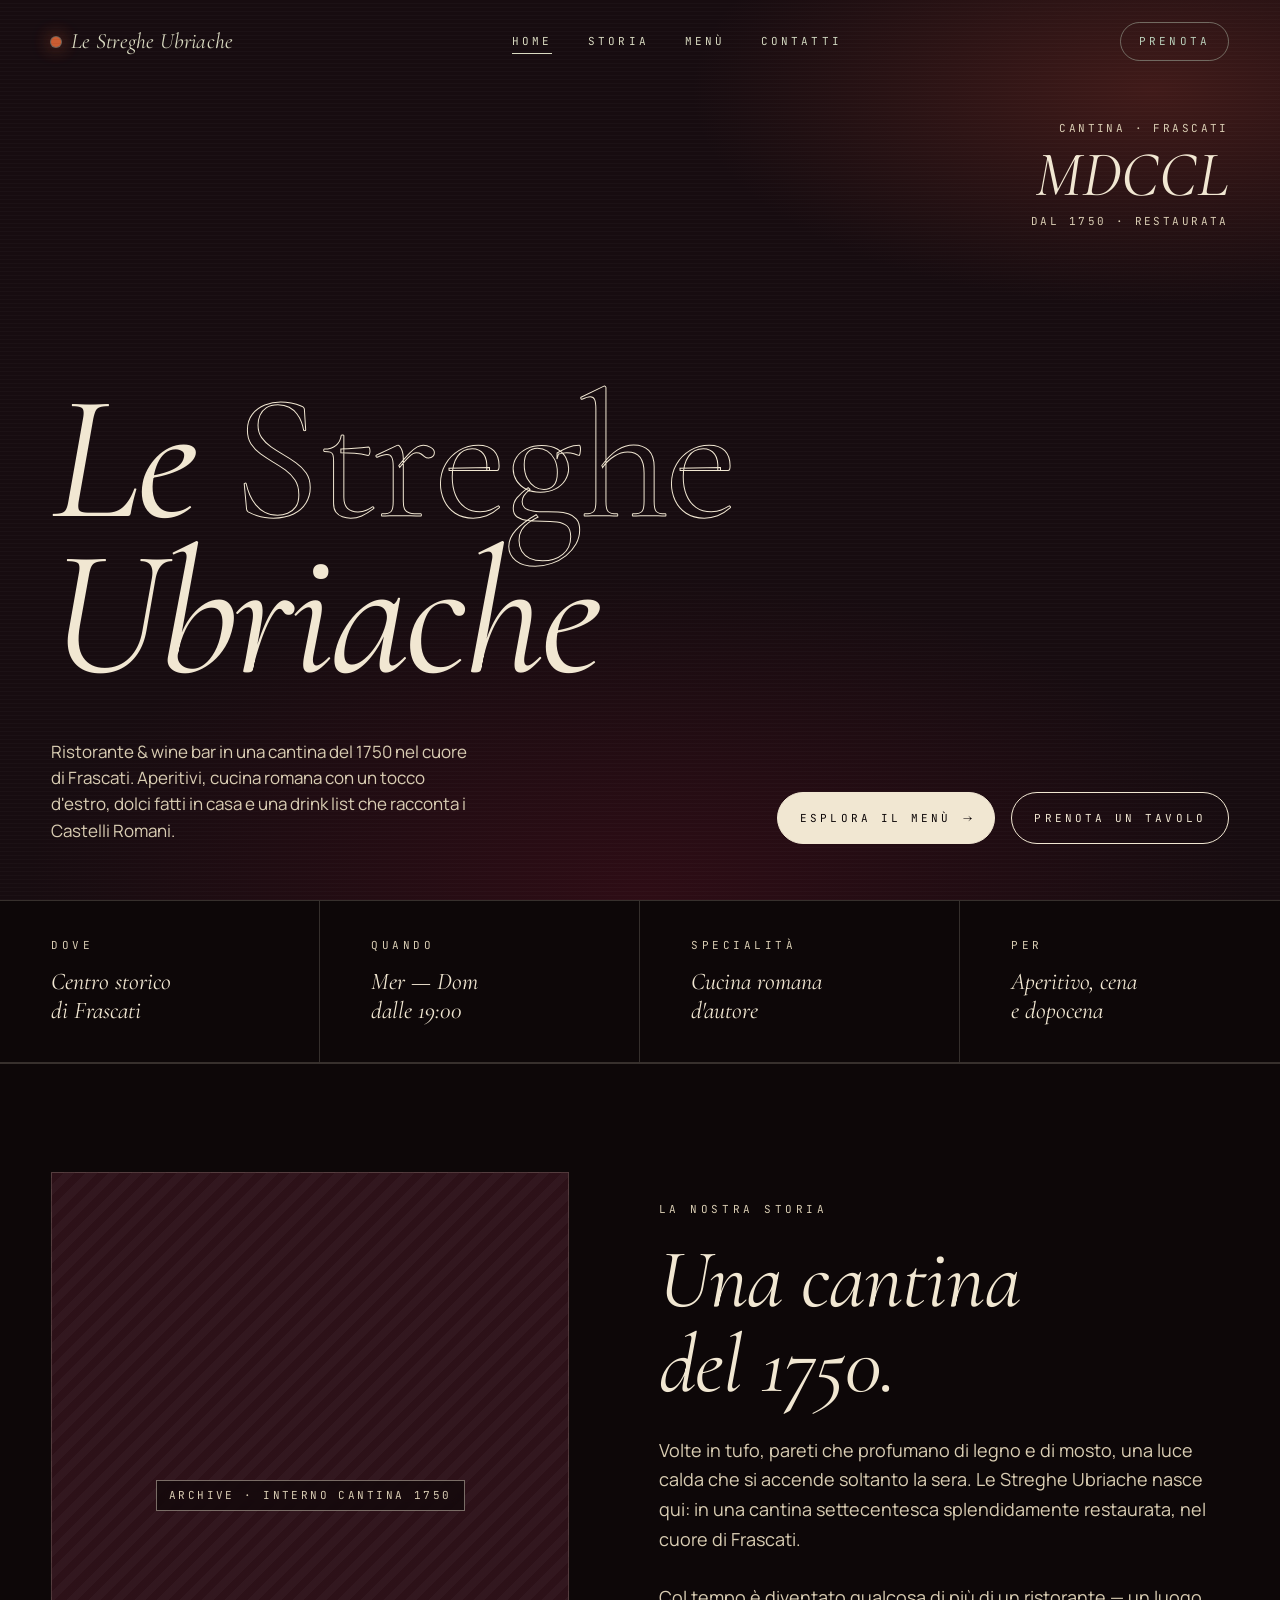
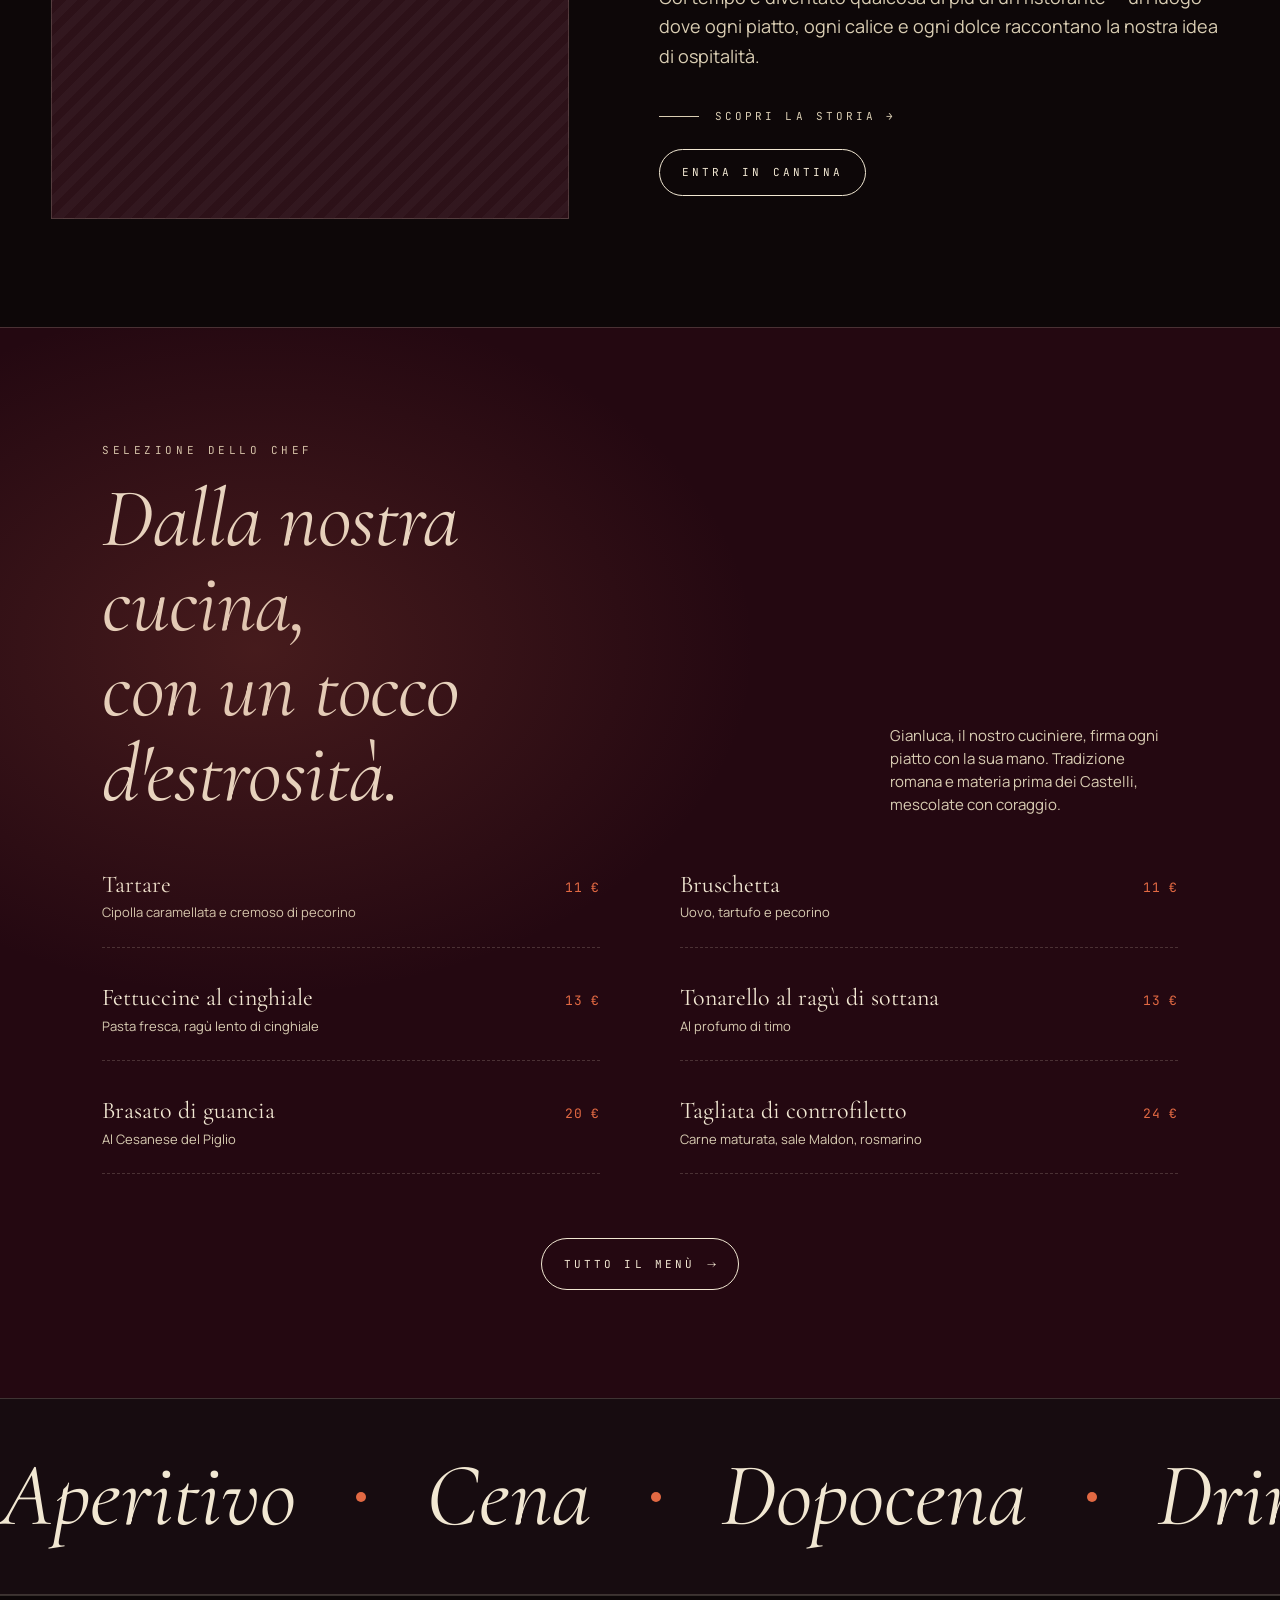
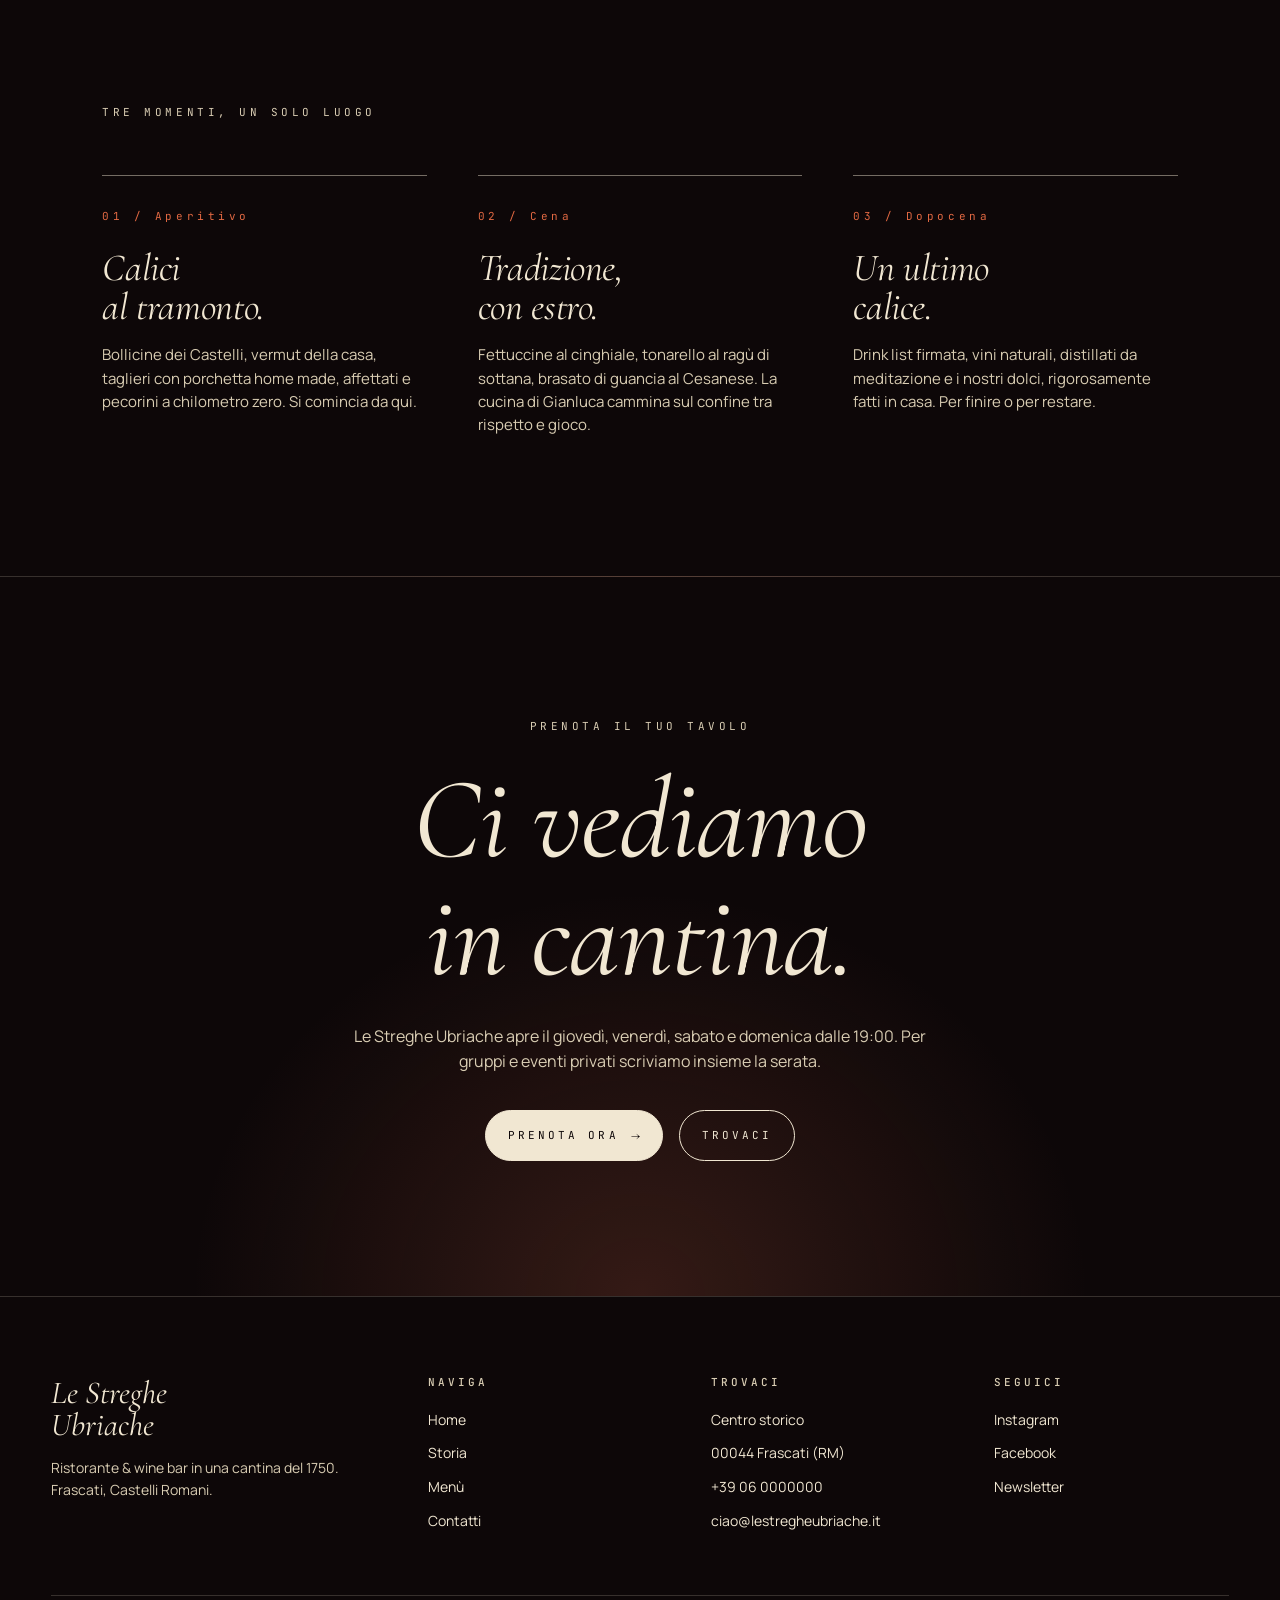
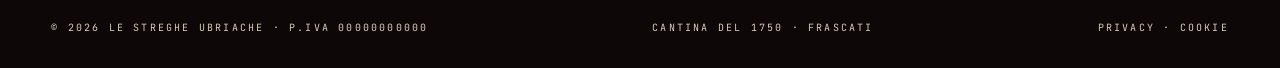
<file: src/imports/index.html>
<!doctype html>
<html lang="it">
<head>
<meta charset="utf-8" />
<meta name="viewport" content="width=device-width, initial-scale=1" />

<!-- Primary SEO -->
<title>Le Streghe Ubriache · Ristorante & Wine Bar a Frascati · Cantina del 1750</title>
<meta name="description" content="In una cantina del 1750 splendidamente restaurata a Frascati, Le Streghe Ubriache è ristorante e wine bar. Aperitivi, cucina romana con estro, dolci fatti in casa e una drink list che racconta i Castelli Romani." />
<meta name="keywords" content="ristorante Frascati, wine bar Frascati, Le Streghe Ubriache, cantina 1750 Frascati, cucina romana Castelli Romani, aperitivo Frascati, dove mangiare a Frascati, ristorante tipico Frascati, dopocena Frascati, ristoranti Castelli Romani" />
<meta name="author" content="Le Streghe Ubriache" />
<meta name="robots" content="index, follow, max-image-preview:large, max-snippet:-1, max-video-preview:-1" />
<meta name="theme-color" content="#0d0708" />
<link rel="canonical" href="https://www.lestregheubriache.it/" />
<link rel="alternate" hreflang="it-IT" href="https://www.lestregheubriache.it/" />

<!-- Open Graph -->
<meta property="og:type" content="restaurant.restaurant" />
<meta property="og:locale" content="it_IT" />
<meta property="og:site_name" content="Le Streghe Ubriache" />
<meta property="og:title" content="Le Streghe Ubriache · Ristorante & Wine Bar a Frascati" />
<meta property="og:description" content="Cantina del 1750 a Frascati. Aperitivi, cucina romana d'autore, drink list firmata. Prenota il tuo tavolo." />
<meta property="og:url" content="https://www.lestregheubriache.it/" />
<meta property="og:image" content="https://www.lestregheubriache.it/og-cover.jpg" />
<meta property="og:image:width" content="1200" />
<meta property="og:image:height" content="630" />
<meta property="og:image:alt" content="Le Streghe Ubriache — cantina del 1750 a Frascati" />
<meta property="restaurant:contact_info:street_address" content="Via di Frascati" />
<meta property="restaurant:contact_info:locality" content="Frascati" />
<meta property="restaurant:contact_info:region" content="Lazio" />
<meta property="restaurant:contact_info:country_name" content="Italia" />

<!-- Twitter -->
<meta name="twitter:card" content="summary_large_image" />
<meta name="twitter:title" content="Le Streghe Ubriache · Frascati" />
<meta name="twitter:description" content="Cantina del 1750. Cucina romana d'autore. Drink list che incanta." />
<meta name="twitter:image" content="https://www.lestregheubriache.it/og-cover.jpg" />

<!-- Fonts -->
<link rel="preconnect" href="https://fonts.googleapis.com" />
<link rel="preconnect" href="https://fonts.gstatic.com" crossorigin />
<link href="https://fonts.googleapis.com/css2?family=Cormorant+Garamond:ital,wght@0,300;0,400;0,500;1,300;1,400;1,500&family=Manrope:wght@300;400;500;600&family=JetBrains+Mono:wght@400;500&display=swap" rel="stylesheet" />

<!-- Favicon (inline svg) -->
<link rel="icon" href="data:image/svg+xml;utf8,<svg xmlns='http://www.w3.org/2000/svg' viewBox='0 0 32 32'><rect width='32' height='32' fill='%230d0708'/><circle cx='16' cy='16' r='6' fill='%23e0763d'/></svg>" />

<link rel="stylesheet" href="style.css" />

<!-- Schema.org Restaurant -->
<script type="application/ld+json">
{
  "@context": "https://schema.org",
  "@type": "Restaurant",
  "@id": "https://www.lestregheubriache.it/#restaurant",
  "name": "Le Streghe Ubriache",
  "alternateName": "Le Streghe Ubriache · Ristorante & Wine Bar",
  "description": "In una cantina del 1750 splendidamente restaurata a Frascati, Le Streghe Ubriache è ristorante e wine bar. Aperitivi, cucina romana d'autore, dolci fatti in casa.",
  "url": "https://www.lestregheubriache.it/",
  "image": "https://www.lestregheubriache.it/og-cover.jpg",
  "logo": "https://www.lestregheubriache.it/logo.png",
  "telephone": "+39 06 0000000",
  "priceRange": "€€",
  "servesCuisine": ["Italiana", "Romana", "Cucina dei Castelli Romani"],
  "acceptsReservations": "True",
  "address": {
    "@type": "PostalAddress",
    "addressLocality": "Frascati",
    "addressRegion": "RM",
    "postalCode": "00044",
    "addressCountry": "IT",
    "streetAddress": "Centro storico, Frascati"
  },
  "geo": {
    "@type": "GeoCoordinates",
    "latitude": 41.8079,
    "longitude": 12.6802
  },
  "openingHoursSpecification": [
    { "@type": "OpeningHoursSpecification", "dayOfWeek": ["Wednesday","Thursday","Friday","Saturday","Sunday"], "opens": "19:00", "closes": "00:30" }
  ],
  "menu": "https://www.lestregheubriache.it/menu.html",
  "sameAs": [
    "https://www.instagram.com/lestregheubriache",
    "https://www.facebook.com/lestregheubriache"
  ]
}
</script>
</head>
<body>

<!-- =========================================================
     NAV
     ========================================================= -->
<header class="nav" data-screen-label="01 Home — Nav">
  <a href="index.html" class="brand" aria-label="Le Streghe Ubriache home">
    <span class="mark" aria-hidden="true"></span>
    <span>Le Streghe Ubriache</span>
  </a>
  <nav aria-label="Menu principale">
    <ul>
      <li><a href="index.html" aria-current="page">Home</a></li>
      <li><a href="storia.html">Storia</a></li>
      <li><a href="menu.html">Menù</a></li>
      <li><a href="contatti.html">Contatti</a></li>
    </ul>
  </nav>
  <a href="contatti.html#prenota" class="cta">Prenota</a>
</header>

<!-- =========================================================
     HERO
     ========================================================= -->
<section class="hero" data-screen-label="01 Home — Hero">
  <div class="hero-corner">
    <span>Cantina · Frascati</span>
    <span class="yr">MDCCL</span>
    <span>Dal 1750 · Restaurata</span>
  </div>

  <h1 class="hero-title">
    <span class="it">Le</span> <span class="stroke">Streghe</span><br/>
    <span class="it">Ubriache</span>
  </h1>

  <div class="hero-meta">
    <p class="lede">
      Ristorante &amp; wine bar in una cantina del 1750 nel cuore di Frascati.
      Aperitivi, cucina romana con un tocco d'estro, dolci fatti in casa e una drink list
      che racconta i Castelli Romani.
    </p>
    <div style="display:flex; gap:16px; flex-wrap:wrap;">
      <a href="menu.html" class="btn solid">Esplora il menù <span class="arrow">→</span></a>
      <a href="contatti.html#prenota" class="btn">Prenota un tavolo</a>
    </div>
  </div>
</section>

<!-- =========================================================
     INFO STRIP
     ========================================================= -->
<section class="info-strip" aria-label="Informazioni rapide">
  <div>
    <span class="eyebrow">Dove</span>
    <p class="val">Centro storico<br/>di Frascati</p>
  </div>
  <div>
    <span class="eyebrow">Quando</span>
    <p class="val">Mer — Dom<br/>dalle 19:00</p>
  </div>
  <div>
    <span class="eyebrow">Specialità</span>
    <p class="val">Cucina romana<br/>d'autore</p>
  </div>
  <div>
    <span class="eyebrow">Per</span>
    <p class="val">Aperitivo, cena<br/>e dopocena</p>
  </div>
</section>

<!-- =========================================================
     STORY TEASER
     ========================================================= -->
<section class="story" id="storia" data-screen-label="01 Home — Storia">
  <div class="story-grid">
    <div class="ph reveal">
      <span class="ph-label">archive · interno cantina 1750</span>
    </div>
    <div class="story-text reveal">
      <span class="eyebrow">La nostra storia</span>
      <h2 style="margin-top:18px;">Una cantina<br/>del <span class="serif-i">1750.</span></h2>
      <p>
        Volte in tufo, pareti che profumano di legno e di mosto, una luce calda
        che si accende soltanto la sera. Le Streghe Ubriache nasce qui:
        in una cantina settecentesca splendidamente restaurata, nel cuore di Frascati.
      </p>
      <p>
        Col tempo è diventato qualcosa di più di un ristorante — un luogo dove
        ogni piatto, ogni calice e ogni dolce raccontano la nostra idea di ospitalità.
      </p>
      <div class="signature">Scopri la storia →</div>
      <div style="margin-top:24px;">
        <a href="storia.html" class="btn">Entra in cantina</a>
      </div>
    </div>
  </div>
</section>

<!-- =========================================================
     MENU PREVIEW
     ========================================================= -->
<section class="menu-preview" data-screen-label="01 Home — Menu preview">
  <div class="wrap">
    <div class="section-head">
      <div>
        <span class="eyebrow">Selezione dello chef</span>
        <h2 style="margin-top:16px;">Dalla nostra cucina,<br/>con un tocco <span class="serif-i">d'estrosità.</span></h2>
      </div>
      <div class="meta">
        Gianluca, il nostro cuciniere, firma ogni piatto con la sua mano.
        Tradizione romana e materia prima dei Castelli, mescolate con coraggio.
      </div>
    </div>

    <div class="dish-list">
      <div class="dish">
        <div class="name">
          Tartare
          <span class="desc">Cipolla caramellata e cremoso di pecorino</span>
        </div>
        <div class="price">11 €</div>
      </div>
      <div class="dish">
        <div class="name">
          Bruschetta
          <span class="desc">Uovo, tartufo e pecorino</span>
        </div>
        <div class="price">11 €</div>
      </div>
      <div class="dish">
        <div class="name">
          Fettuccine al cinghiale
          <span class="desc">Pasta fresca, ragù lento di cinghiale</span>
        </div>
        <div class="price">13 €</div>
      </div>
      <div class="dish">
        <div class="name">
          Tonarello al ragù di sottana
          <span class="desc">Al profumo di timo</span>
        </div>
        <div class="price">13 €</div>
      </div>
      <div class="dish">
        <div class="name">
          Brasato di guancia
          <span class="desc">Al Cesanese del Piglio</span>
        </div>
        <div class="price">20 €</div>
      </div>
      <div class="dish">
        <div class="name">
          Tagliata di controfiletto
          <span class="desc">Carne maturata, sale Maldon, rosmarino</span>
        </div>
        <div class="price">24 €</div>
      </div>
    </div>

    <div style="text-align:center; margin-top:64px;">
      <a href="menu.html" class="btn">Tutto il menù <span class="arrow">→</span></a>
    </div>
  </div>
</section>

<!-- =========================================================
     MARQUEE
     ========================================================= -->
<div class="marquee" aria-hidden="true">
  <div class="track">
    <span>Aperitivo <span class="dot"></span> Cena <span class="dot"></span> Dopocena <span class="dot"></span> Drink List <span class="dot"></span> Cantina 1750 <span class="dot"></span> Frascati <span class="dot"></span></span>
    <span>Aperitivo <span class="dot"></span> Cena <span class="dot"></span> Dopocena <span class="dot"></span> Drink List <span class="dot"></span> Cantina 1750 <span class="dot"></span> Frascati <span class="dot"></span></span>
  </div>
</div>

<!-- =========================================================
     PILLARS — what we are
     ========================================================= -->
<section class="pillars" data-screen-label="01 Home — Pillars">
  <div class="wrap">
    <div class="section-head">
      <span class="eyebrow">Tre momenti, un solo luogo</span>
    </div>
    <div class="pillars-grid">
      <div class="pillar reveal">
        <div class="num">01 / Aperitivo</div>
        <h3>Calici<br/>al tramonto.</h3>
        <p>
          Bollicine dei Castelli, vermut della casa, taglieri con porchetta home made,
          affettati e pecorini a chilometro zero. Si comincia da qui.
        </p>
      </div>
      <div class="pillar reveal">
        <div class="num">02 / Cena</div>
        <h3>Tradizione,<br/>con estro.</h3>
        <p>
          Fettuccine al cinghiale, tonarello al ragù di sottana, brasato di guancia
          al Cesanese. La cucina di Gianluca cammina sul confine tra rispetto e gioco.
        </p>
      </div>
      <div class="pillar reveal">
        <div class="num">03 / Dopocena</div>
        <h3>Un ultimo<br/>calice.</h3>
        <p>
          Drink list firmata, vini naturali, distillati da meditazione e i nostri
          dolci, rigorosamente fatti in casa. Per finire o per restare.
        </p>
      </div>
    </div>
  </div>
</section>

<!-- =========================================================
     CTA
     ========================================================= -->
<section class="cta-strip" data-screen-label="01 Home — CTA">
  <span class="eyebrow">Prenota il tuo tavolo</span>
  <h2 style="margin-top:24px;">Ci vediamo<br/><span class="serif-i">in cantina.</span></h2>
  <p>
    Le Streghe Ubriache apre il giovedì, venerdì, sabato e domenica dalle 19:00.
    Per gruppi e eventi privati scriviamo insieme la serata.
  </p>
  <div style="display:flex; gap:16px; justify-content:center; flex-wrap:wrap;">
    <a href="contatti.html#prenota" class="btn solid">Prenota ora <span class="arrow">→</span></a>
    <a href="contatti.html" class="btn">Trovaci</a>
  </div>
</section>

<!-- =========================================================
     FOOTER
     ========================================================= -->
<footer class="footer" data-screen-label="01 Home — Footer">
  <div class="footer-grid">
    <div class="brand-block">
      <div class="logo">Le Streghe<br/>Ubriache</div>
      <p>Ristorante &amp; wine bar in una cantina del 1750. Frascati, Castelli Romani.</p>
    </div>
    <div>
      <h4>Naviga</h4>
      <ul>
        <li><a href="index.html">Home</a></li>
        <li><a href="storia.html">Storia</a></li>
        <li><a href="menu.html">Menù</a></li>
        <li><a href="contatti.html">Contatti</a></li>
      </ul>
    </div>
    <div>
      <h4>Trovaci</h4>
      <ul>
        <li>Centro storico</li>
        <li>00044 Frascati (RM)</li>
        <li><a href="tel:+390600000000">+39 06 0000000</a></li>
        <li><a href="mailto:ciao@lestregheubriache.it">ciao@lestregheubriache.it</a></li>
      </ul>
    </div>
    <div>
      <h4>Seguici</h4>
      <ul>
        <li><a href="https://www.instagram.com/lestregheubriache" rel="noopener">Instagram</a></li>
        <li><a href="https://www.facebook.com/lestregheubriache" rel="noopener">Facebook</a></li>
        <li><a href="#">Newsletter</a></li>
      </ul>
    </div>
  </div>
  <div class="legal">
    <span>© <span id="yr">2026</span> Le Streghe Ubriache · P.IVA 00000000000</span>
    <span>Cantina del 1750 · Frascati</span>
    <span><a href="#">Privacy</a> · <a href="#">Cookie</a></span>
  </div>
</footer>

<script>
  // year
  document.getElementById('yr').textContent = new Date().getFullYear();

  // reveal on scroll
  const io = new IntersectionObserver((entries) => {
    entries.forEach(e => { if(e.isIntersecting){ e.target.classList.add('in'); io.unobserve(e.target); } });
  }, { threshold: 0.12 });
  document.querySelectorAll('.reveal').forEach(el => io.observe(el));
</script>

</body>
</html>
</file>
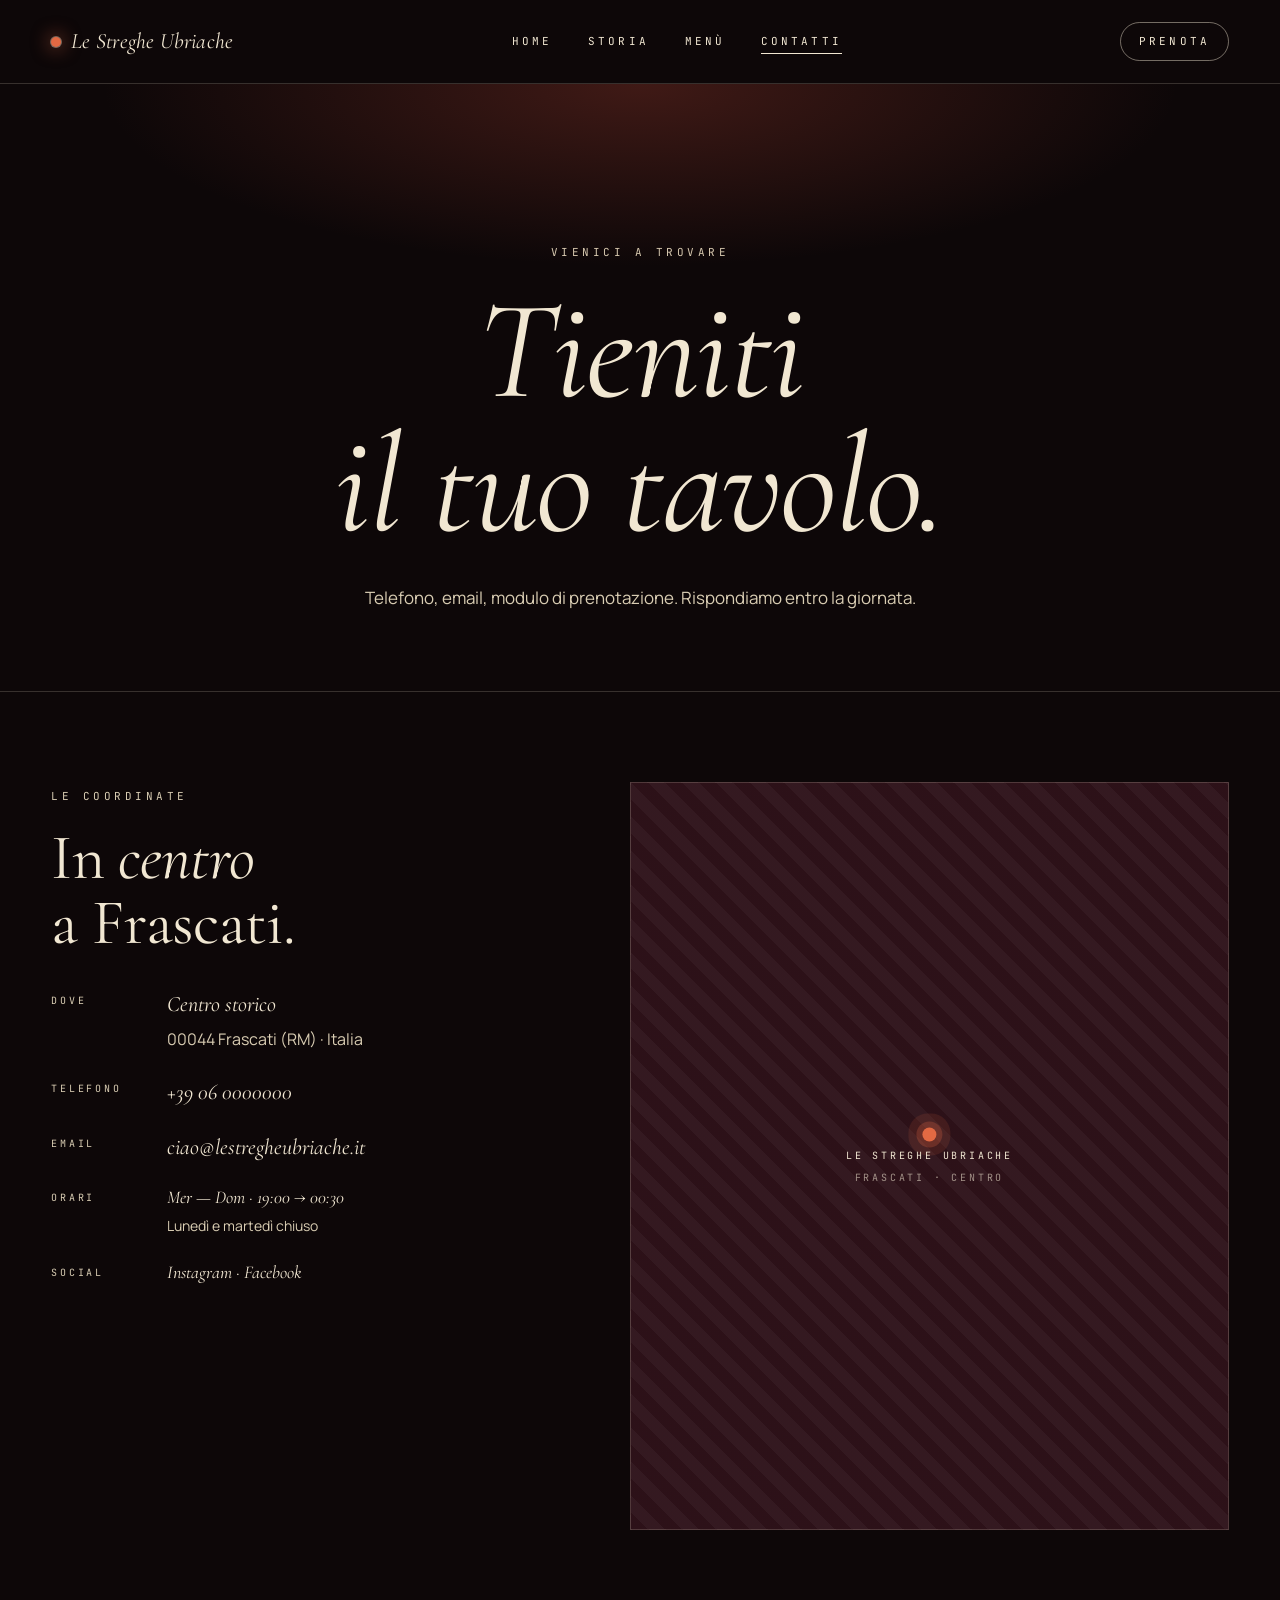
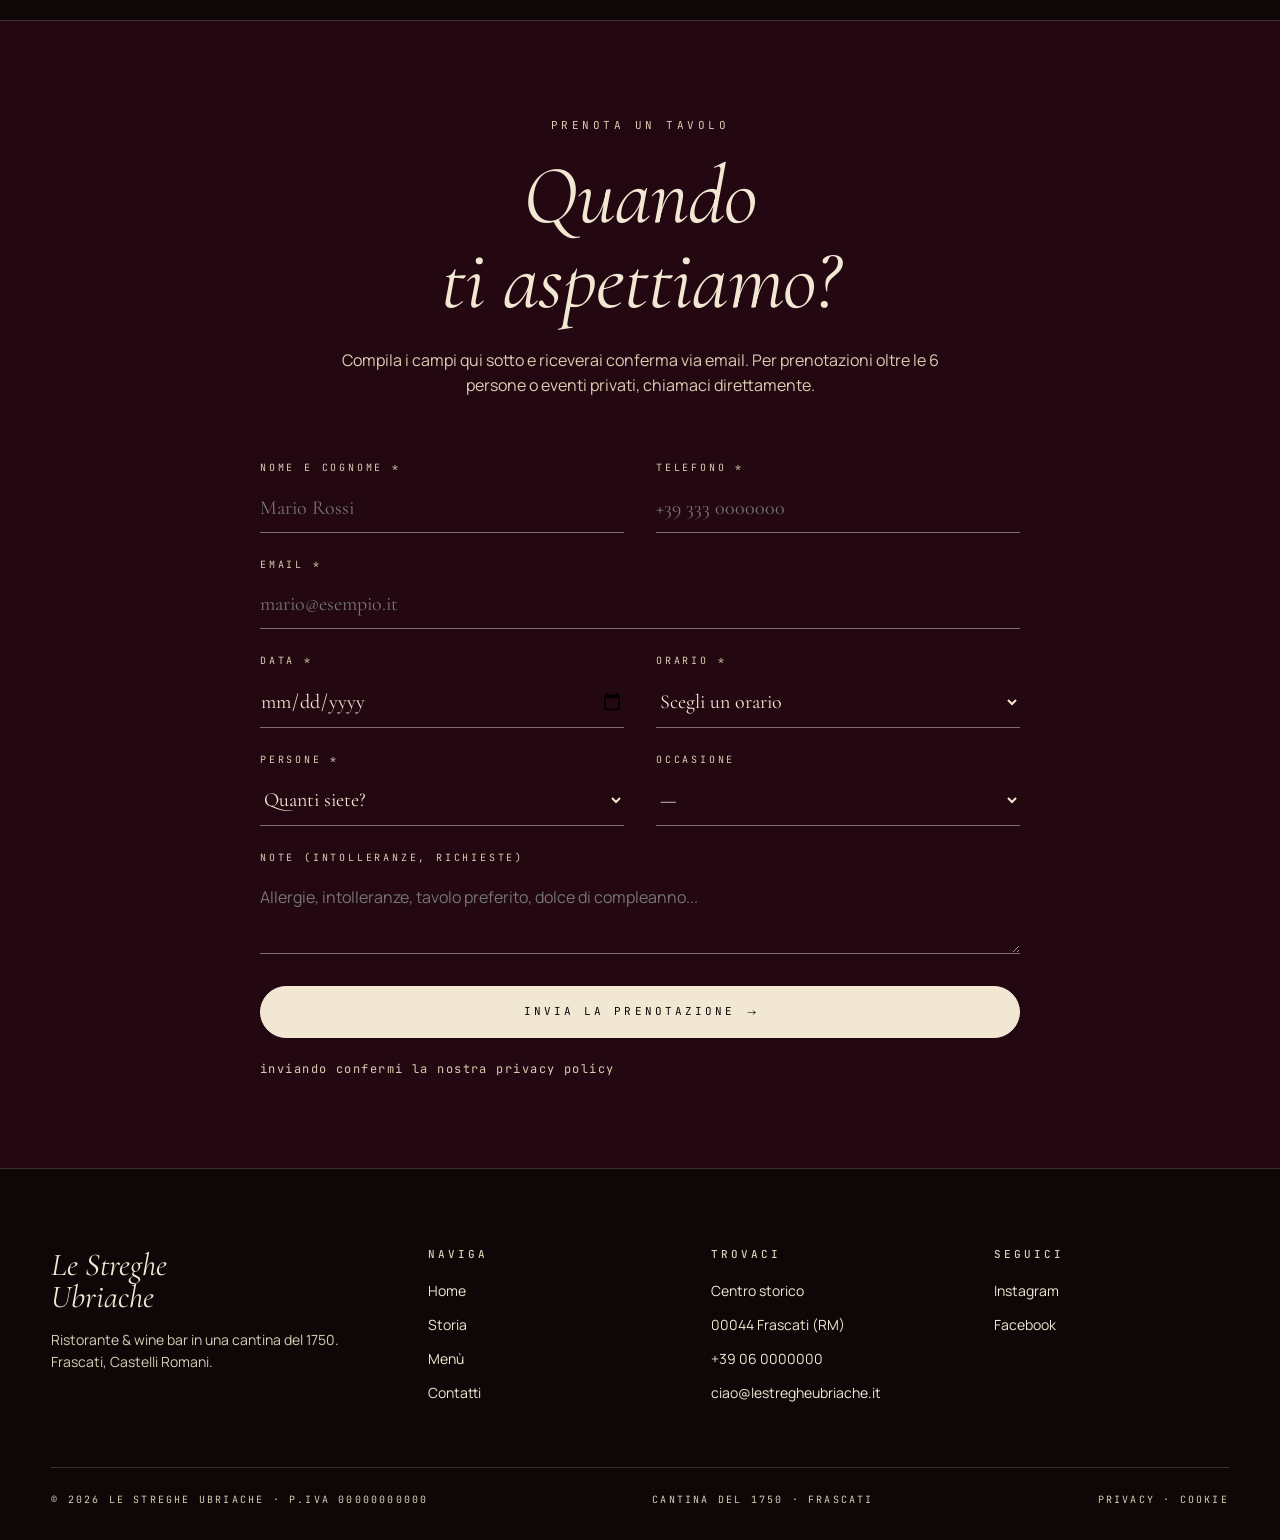
<file: src/imports/contatti.html>
<!doctype html>
<html lang="it">
<head>
<meta charset="utf-8" />
<meta name="viewport" content="width=device-width, initial-scale=1" />

<title>Contatti &amp; Prenotazioni · Le Streghe Ubriache · Frascati</title>
<meta name="description" content="Prenota un tavolo a Le Streghe Ubriache, ristorante e wine bar in una cantina del 1750 a Frascati. Telefono, email, orari di apertura e modulo di prenotazione online." />
<meta name="keywords" content="prenotazioni Le Streghe Ubriache, contatti ristorante Frascati, prenota tavolo Frascati, orari Le Streghe Ubriache" />
<meta name="robots" content="index, follow" />
<meta name="theme-color" content="#0d0708" />
<link rel="canonical" href="https://www.lestregheubriache.it/contatti.html" />

<meta property="og:type" content="website" />
<meta property="og:locale" content="it_IT" />
<meta property="og:site_name" content="Le Streghe Ubriache" />
<meta property="og:title" content="Contatti &amp; Prenotazioni · Le Streghe Ubriache" />
<meta property="og:description" content="Prenota il tuo tavolo nella cantina del 1750 a Frascati." />
<meta property="og:url" content="https://www.lestregheubriache.it/contatti.html" />
<meta property="og:image" content="https://www.lestregheubriache.it/og-contatti.jpg" />
<meta name="twitter:card" content="summary_large_image" />

<link rel="preconnect" href="https://fonts.googleapis.com" />
<link rel="preconnect" href="https://fonts.gstatic.com" crossorigin />
<link href="https://fonts.googleapis.com/css2?family=Cormorant+Garamond:ital,wght@0,300;0,400;0,500;1,300;1,400;1,500&family=Manrope:wght@300;400;500;600&family=JetBrains+Mono:wght@400;500&display=swap" rel="stylesheet" />
<link rel="icon" href="data:image/svg+xml;utf8,<svg xmlns='http://www.w3.org/2000/svg' viewBox='0 0 32 32'><rect width='32' height='32' fill='%230d0708'/><circle cx='16' cy='16' r='6' fill='%23e0763d'/></svg>" />
<link rel="stylesheet" href="style.css" />

<script type="application/ld+json">
{
  "@context": "https://schema.org",
  "@type": "Restaurant",
  "name": "Le Streghe Ubriache",
  "url": "https://www.lestregheubriache.it/",
  "telephone": "+39 06 0000000",
  "email": "ciao@lestregheubriache.it",
  "address": {
    "@type": "PostalAddress",
    "streetAddress": "Centro storico, Frascati",
    "addressLocality": "Frascati",
    "addressRegion": "RM",
    "postalCode": "00044",
    "addressCountry": "IT"
  },
  "acceptsReservations": "True"
}
</script>
</head>
<body>

<header class="nav solid" data-screen-label="04 Contatti — Nav">
  <a href="index.html" class="brand"><span class="mark"></span><span>Le Streghe Ubriache</span></a>
  <nav><ul>
    <li><a href="index.html">Home</a></li>
    <li><a href="storia.html">Storia</a></li>
    <li><a href="menu.html">Menù</a></li>
    <li><a href="contatti.html" aria-current="page">Contatti</a></li>
  </ul></nav>
  <a href="#prenota" class="cta">Prenota</a>
</header>

<section class="page-hero" data-screen-label="04 Contatti — Hero">
  <span class="eyebrow">Vienici a trovare</span>
  <h1>Tieniti<br/>il tuo tavolo.</h1>
  <p>Telefono, email, modulo di prenotazione. Rispondiamo entro la giornata.</p>
</section>

<section class="contact-grid" data-screen-label="04 Contatti — Info + Mappa">

  <div class="contact-info">
    <span class="eyebrow">Le coordinate</span>
    <h2 style="margin-top:18px; font-size:clamp(40px,5vw,72px);">In <span class="serif-i">centro</span><br/>a Frascati.</h2>

    <dl>
      <dt>Dove</dt>
      <dd>Centro storico<br/><span style="font-size:16px; font-family:var(--sans); font-style:normal; color:var(--cream-mute);">00044 Frascati (RM) · Italia</span></dd>

      <dt>Telefono</dt>
      <dd><a href="tel:+390600000000">+39 06 0000000</a></dd>

      <dt>Email</dt>
      <dd><a href="mailto:ciao@lestregheubriache.it">ciao@lestregheubriache.it</a></dd>

      <dt>Orari</dt>
      <dd style="font-size:18px;">
        Mer — Dom · 19:00 → 00:30<br/>
        <span style="font-size:14px; font-family:var(--sans); font-style:normal; color:var(--cream-mute);">Lunedì e martedì chiuso</span>
      </dd>

      <dt>Social</dt>
      <dd style="font-size:18px;">
        <a href="https://www.instagram.com/lestregheubriache" rel="noopener">Instagram</a> · <a href="https://www.facebook.com/lestregheubriache" rel="noopener">Facebook</a>
      </dd>
    </dl>
  </div>

  <div class="map-block" role="img" aria-label="Mappa indicativa: Frascati, centro storico">
    <div class="pin">
      <span class="dot"></span>
      <span class="label">Le Streghe Ubriache</span>
      <span class="label" style="opacity:.6">Frascati · Centro</span>
    </div>
  </div>

</section>

<!-- =========================================================
     RESERVATION FORM
     ========================================================= -->
<section id="prenota" style="padding: clamp(60px,10vh,120px) var(--gutter); border-top:1px solid var(--rule); background: var(--wine-deep);" data-screen-label="04 Contatti — Form">
  <div class="wrap">
    <div style="text-align:center; max-width:720px; margin: 0 auto clamp(48px, 7vh, 80px);">
      <span class="eyebrow">Prenota un tavolo</span>
      <h2 style="margin-top:18px; font-style:italic;">Quando<br/>ti aspettiamo?</h2>
      <p style="margin: 24px auto 0; color:var(--cream-mute);">
        Compila i campi qui sotto e riceverai conferma via email. Per prenotazioni
        oltre le 6 persone o eventi privati, chiamaci direttamente.
      </p>
    </div>

    <form class="form" id="reservation-form" novalidate>
      <div class="field">
        <label for="r-name">Nome e cognome *</label>
        <input id="r-name" name="name" type="text" required placeholder="Mario Rossi" autocomplete="name" />
      </div>
      <div class="field">
        <label for="r-phone">Telefono *</label>
        <input id="r-phone" name="phone" type="tel" required placeholder="+39 333 0000000" autocomplete="tel" />
      </div>
      <div class="field full">
        <label for="r-email">Email *</label>
        <input id="r-email" name="email" type="email" required placeholder="mario@esempio.it" autocomplete="email" />
      </div>
      <div class="field">
        <label for="r-date">Data *</label>
        <input id="r-date" name="date" type="date" required />
      </div>
      <div class="field">
        <label for="r-time">Orario *</label>
        <select id="r-time" name="time" required>
          <option value="">Scegli un orario</option>
          <option>19:00</option>
          <option>19:30</option>
          <option>20:00</option>
          <option>20:30</option>
          <option>21:00</option>
          <option>21:30</option>
          <option>22:00</option>
          <option>22:30 — dopocena</option>
        </select>
      </div>
      <div class="field">
        <label for="r-people">Persone *</label>
        <select id="r-people" name="people" required>
          <option value="">Quanti siete?</option>
          <option>2</option><option>3</option><option>4</option><option>5</option><option>6</option>
          <option>7+ (ti richiamiamo)</option>
        </select>
      </div>
      <div class="field">
        <label for="r-occasion">Occasione</label>
        <select id="r-occasion" name="occasion">
          <option value="">—</option>
          <option>Aperitivo</option>
          <option>Cena</option>
          <option>Dopocena</option>
          <option>Compleanno</option>
          <option>Anniversario</option>
          <option>Cena di lavoro</option>
        </select>
      </div>
      <div class="field full">
        <label for="r-notes">Note (intolleranze, richieste)</label>
        <textarea id="r-notes" name="notes" placeholder="Allergie, intolleranze, tavolo preferito, dolce di compleanno..."></textarea>
      </div>
      <div class="field full" style="margin-top:8px;">
        <button type="submit" class="btn solid" style="justify-content:center;">Invia la prenotazione <span class="arrow">→</span></button>
        <p style="margin-top:14px; font-size:12px; color:var(--cream-mute); font-family:var(--mono); letter-spacing:.12em;">
          inviando confermi la nostra privacy policy
        </p>
      </div>
    </form>

    <!-- Success state -->
    <div class="form-success" id="form-success" hidden>
      <div class="check">✓</div>
      <span class="eyebrow">Prenotazione ricevuta</span>
      <h3 style="margin-top:18px; font-size:clamp(32px,4vw,48px);">Grazie, <span id="thanks-name">a presto</span>.</h3>
      <p style="margin:18px auto 0; color:var(--cream-mute);">
        Ti scriveremo via email entro la giornata per confermare il tavolo.
        Se hai cambiato idea, scrivici a <a href="mailto:ciao@lestregheubriache.it" style="text-decoration:underline;">ciao@lestregheubriache.it</a>.
      </p>
      <div style="margin-top:32px;">
        <a href="menu.html" class="btn">Intanto, sfoglia il menù</a>
      </div>
    </div>
  </div>
</section>

<footer class="footer">
  <div class="footer-grid">
    <div class="brand-block">
      <div class="logo">Le Streghe<br/>Ubriache</div>
      <p>Ristorante &amp; wine bar in una cantina del 1750. Frascati, Castelli Romani.</p>
    </div>
    <div><h4>Naviga</h4><ul><li><a href="index.html">Home</a></li><li><a href="storia.html">Storia</a></li><li><a href="menu.html">Menù</a></li><li><a href="contatti.html">Contatti</a></li></ul></div>
    <div><h4>Trovaci</h4><ul><li>Centro storico</li><li>00044 Frascati (RM)</li><li><a href="tel:+390600000000">+39 06 0000000</a></li><li><a href="mailto:ciao@lestregheubriache.it">ciao@lestregheubriache.it</a></li></ul></div>
    <div><h4>Seguici</h4><ul><li><a href="https://www.instagram.com/lestregheubriache" rel="noopener">Instagram</a></li><li><a href="https://www.facebook.com/lestregheubriache" rel="noopener">Facebook</a></li></ul></div>
  </div>
  <div class="legal">
    <span>© 2026 Le Streghe Ubriache · P.IVA 00000000000</span>
    <span>Cantina del 1750 · Frascati</span>
    <span><a href="#">Privacy</a> · <a href="#">Cookie</a></span>
  </div>
</footer>

<script>
  const form = document.getElementById('reservation-form');
  const success = document.getElementById('form-success');
  const thanksName = document.getElementById('thanks-name');

  // set date min to today
  const dateInput = document.getElementById('r-date');
  const today = new Date().toISOString().split('T')[0];
  dateInput.min = today;

  form.addEventListener('submit', (e) => {
    e.preventDefault();
    // simple validation
    const required = form.querySelectorAll('[required]');
    let ok = true;
    required.forEach(el => {
      if(!el.value){ ok=false; el.style.borderColor = '#c74a4a'; }
      else { el.style.borderColor = ''; }
    });
    if(!ok) return;

    const name = document.getElementById('r-name').value.split(' ')[0] || 'a presto';
    thanksName.textContent = name;
    form.hidden = true;
    success.hidden = false;
    const top = success.getBoundingClientRect().top + window.scrollY - 100;
    window.scrollTo({ top, behavior: 'smooth' });
  });
</script>

</body>
</html>
</file>
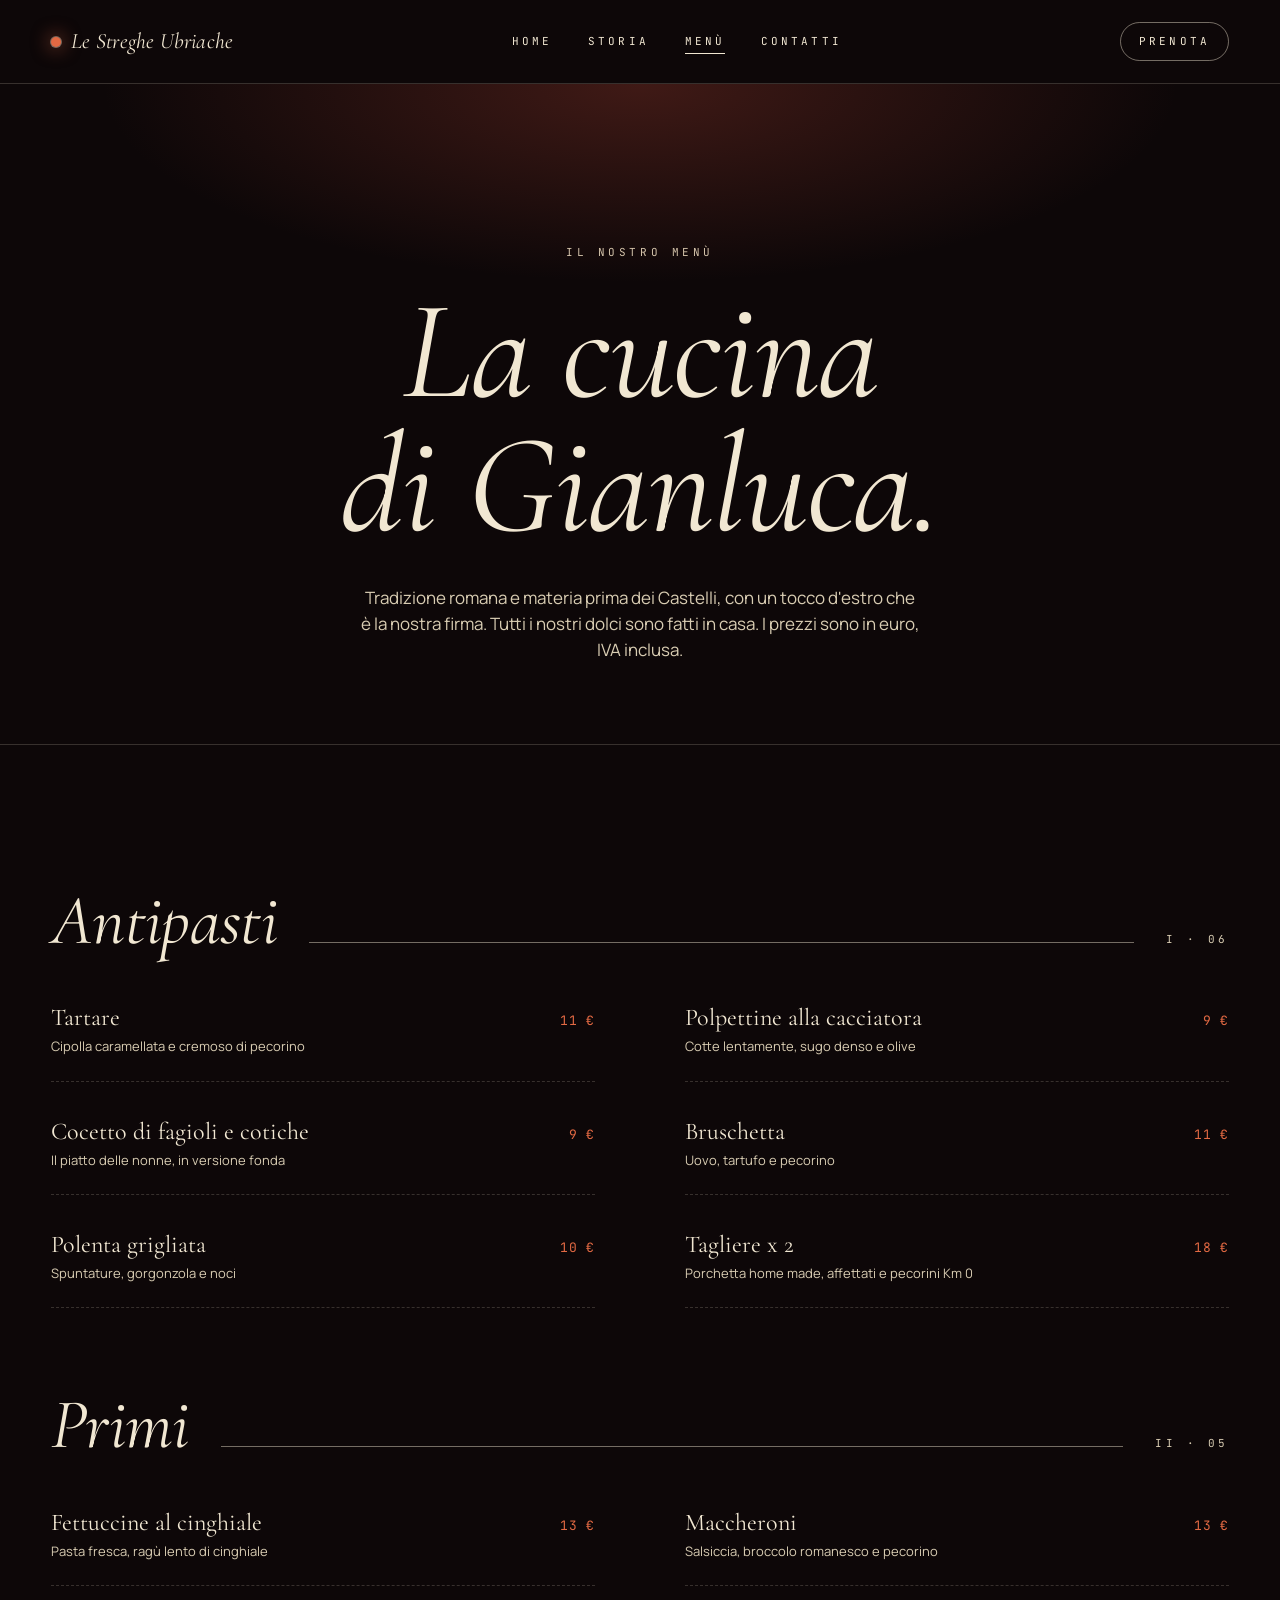
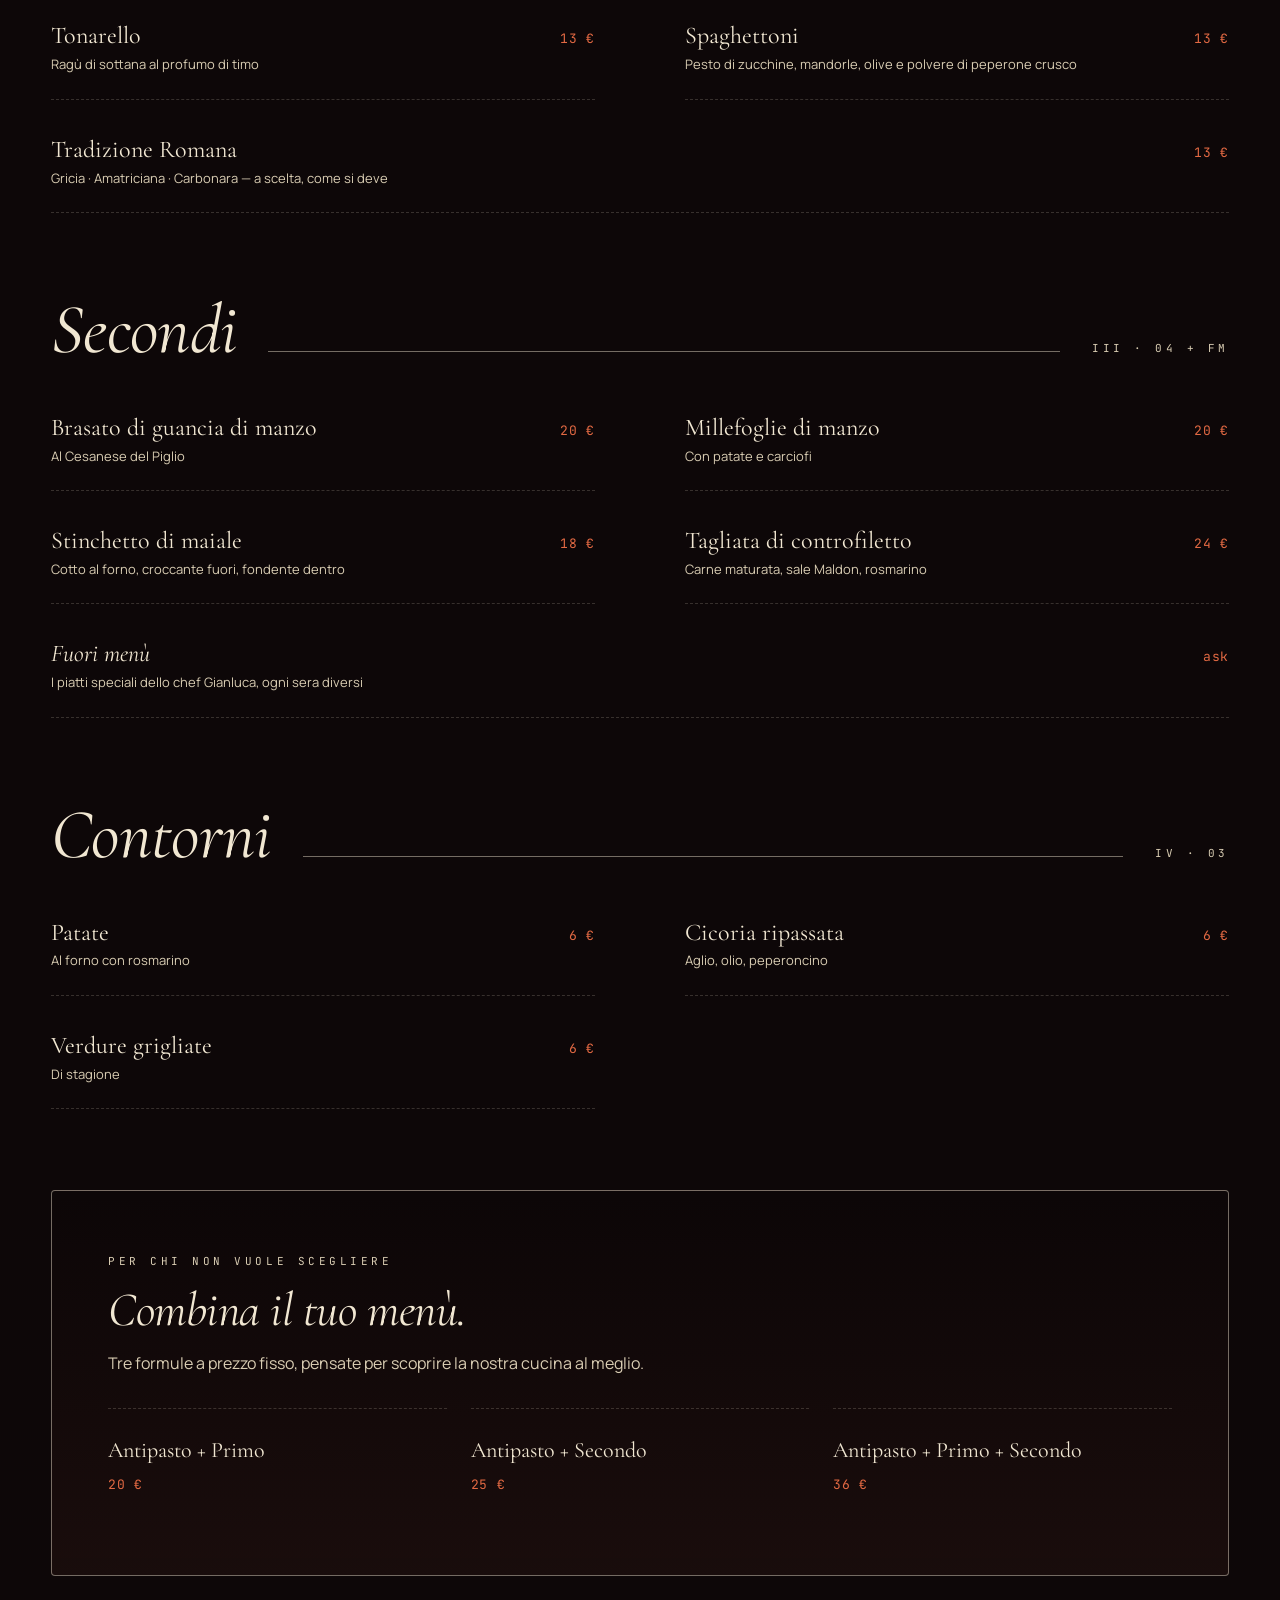
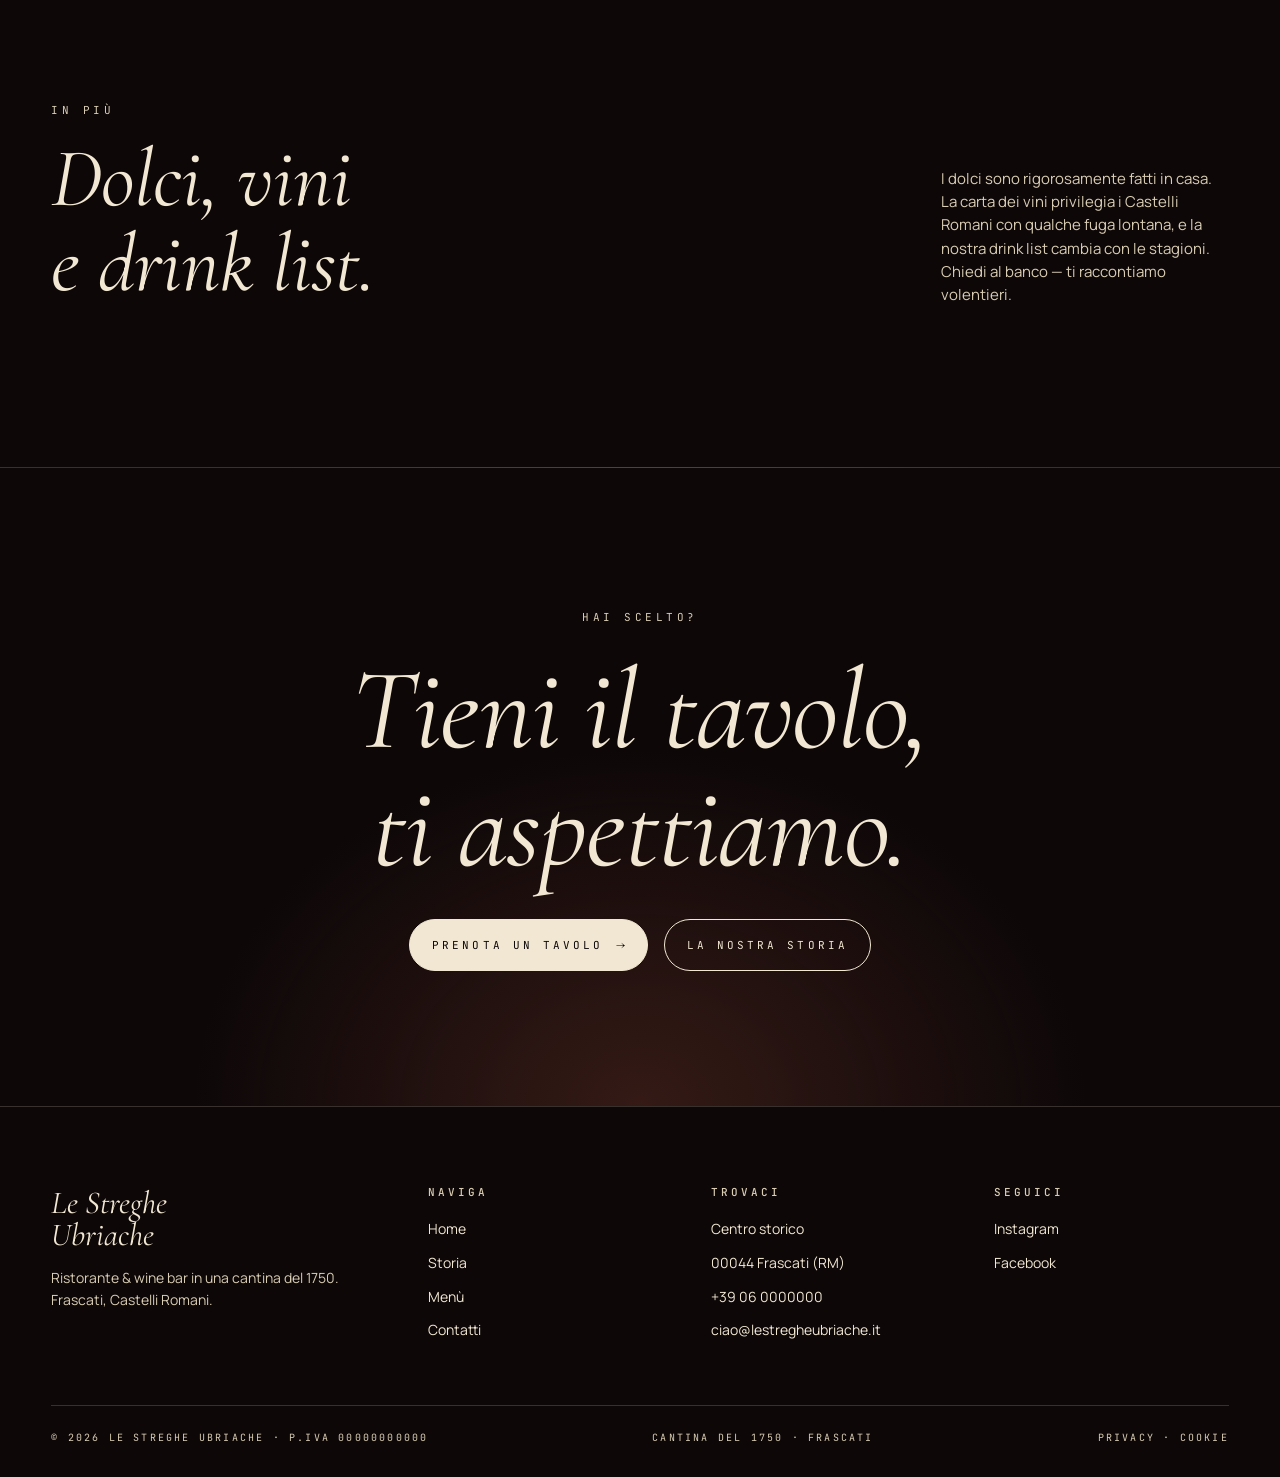
<file: src/imports/menu.html>
<!doctype html>
<html lang="it">
<head>
<meta charset="utf-8" />
<meta name="viewport" content="width=device-width, initial-scale=1" />

<title>Menù · Le Streghe Ubriache · Ristorante a Frascati</title>
<meta name="description" content="Il menù di Le Streghe Ubriache a Frascati: antipasti romani, primi della tradizione, secondi d'autore dello chef Gianluca, contorni e formule combinate. Cantina del 1750." />
<meta name="keywords" content="menù Le Streghe Ubriache, ristorante Frascati menù, cucina romana Frascati, fettuccine cinghiale Frascati, carbonara Frascati, tagliata Frascati" />
<meta name="robots" content="index, follow, max-image-preview:large" />
<meta name="theme-color" content="#0d0708" />
<link rel="canonical" href="https://www.lestregheubriache.it/menu.html" />

<meta property="og:type" content="website" />
<meta property="og:locale" content="it_IT" />
<meta property="og:site_name" content="Le Streghe Ubriache" />
<meta property="og:title" content="Menù · Le Streghe Ubriache · Frascati" />
<meta property="og:description" content="Antipasti, primi, secondi, contorni e formule combinate. La cucina di Gianluca, in una cantina del 1750." />
<meta property="og:url" content="https://www.lestregheubriache.it/menu.html" />
<meta property="og:image" content="https://www.lestregheubriache.it/og-menu.jpg" />

<meta name="twitter:card" content="summary_large_image" />
<meta name="twitter:title" content="Menù · Le Streghe Ubriache" />
<meta name="twitter:description" content="La cucina di Gianluca in una cantina del 1750 a Frascati." />

<link rel="preconnect" href="https://fonts.googleapis.com" />
<link rel="preconnect" href="https://fonts.gstatic.com" crossorigin />
<link href="https://fonts.googleapis.com/css2?family=Cormorant+Garamond:ital,wght@0,300;0,400;0,500;1,300;1,400;1,500&family=Manrope:wght@300;400;500;600&family=JetBrains+Mono:wght@400;500&display=swap" rel="stylesheet" />
<link rel="icon" href="data:image/svg+xml;utf8,<svg xmlns='http://www.w3.org/2000/svg' viewBox='0 0 32 32'><rect width='32' height='32' fill='%230d0708'/><circle cx='16' cy='16' r='6' fill='%23e0763d'/></svg>" />
<link rel="stylesheet" href="style.css" />

<script type="application/ld+json">
{
  "@context": "https://schema.org",
  "@type": "Menu",
  "name": "Menù · Le Streghe Ubriache",
  "inLanguage": "it-IT",
  "hasMenuSection": [
    {
      "@type": "MenuSection",
      "name": "Antipasti",
      "hasMenuItem": [
        {"@type":"MenuItem","name":"Tartare con cipolla caramellata e cremoso di pecorino","offers":{"@type":"Offer","price":"11.00","priceCurrency":"EUR"}},
        {"@type":"MenuItem","name":"Polpettine alla cacciatora","offers":{"@type":"Offer","price":"9.00","priceCurrency":"EUR"}},
        {"@type":"MenuItem","name":"Cocetto di fagioli e cotiche","offers":{"@type":"Offer","price":"9.00","priceCurrency":"EUR"}},
        {"@type":"MenuItem","name":"Bruschetta con uovo, tartufo e pecorino","offers":{"@type":"Offer","price":"11.00","priceCurrency":"EUR"}},
        {"@type":"MenuItem","name":"Polenta grigliata con spuntature, gorgonzola e noci","offers":{"@type":"Offer","price":"10.00","priceCurrency":"EUR"}},
        {"@type":"MenuItem","name":"Tagliere x 2: porchetta home made, affettati e pecorini Km 0","offers":{"@type":"Offer","price":"18.00","priceCurrency":"EUR"}}
      ]
    },
    {
      "@type": "MenuSection",
      "name": "Primi",
      "hasMenuItem": [
        {"@type":"MenuItem","name":"Fettuccine al cinghiale","offers":{"@type":"Offer","price":"13.00","priceCurrency":"EUR"}},
        {"@type":"MenuItem","name":"Maccheroni salsiccia, broccolo romanesco e pecorino","offers":{"@type":"Offer","price":"13.00","priceCurrency":"EUR"}},
        {"@type":"MenuItem","name":"Tonarello al ragù di sottana al profumo di timo","offers":{"@type":"Offer","price":"13.00","priceCurrency":"EUR"}},
        {"@type":"MenuItem","name":"Spaghettoni al pesto di zucchine, mandorle, olive e peperone crusco","offers":{"@type":"Offer","price":"13.00","priceCurrency":"EUR"}},
        {"@type":"MenuItem","name":"Tradizione Romana (Gricia / Amatriciana / Carbonara)","offers":{"@type":"Offer","price":"13.00","priceCurrency":"EUR"}}
      ]
    },
    {
      "@type": "MenuSection",
      "name": "Secondi",
      "hasMenuItem": [
        {"@type":"MenuItem","name":"Brasato di guancia di manzo al Cesanese","offers":{"@type":"Offer","price":"20.00","priceCurrency":"EUR"}},
        {"@type":"MenuItem","name":"Millefoglie di manzo con patate e carciofi","offers":{"@type":"Offer","price":"20.00","priceCurrency":"EUR"}},
        {"@type":"MenuItem","name":"Stinchetto di maiale cotto al forno","offers":{"@type":"Offer","price":"18.00","priceCurrency":"EUR"}},
        {"@type":"MenuItem","name":"Tagliata di controfiletto","offers":{"@type":"Offer","price":"24.00","priceCurrency":"EUR"}}
      ]
    },
    {
      "@type": "MenuSection",
      "name": "Contorni",
      "hasMenuItem": [
        {"@type":"MenuItem","name":"Patate","offers":{"@type":"Offer","price":"6.00","priceCurrency":"EUR"}},
        {"@type":"MenuItem","name":"Cicoria ripassata","offers":{"@type":"Offer","price":"6.00","priceCurrency":"EUR"}},
        {"@type":"MenuItem","name":"Verdure grigliate","offers":{"@type":"Offer","price":"6.00","priceCurrency":"EUR"}}
      ]
    }
  ]
}
</script>
</head>
<body>

<header class="nav solid" data-screen-label="02 Menù — Nav">
  <a href="index.html" class="brand"><span class="mark"></span><span>Le Streghe Ubriache</span></a>
  <nav aria-label="Menu principale">
    <ul>
      <li><a href="index.html">Home</a></li>
      <li><a href="storia.html">Storia</a></li>
      <li><a href="menu.html" aria-current="page">Menù</a></li>
      <li><a href="contatti.html">Contatti</a></li>
    </ul>
  </nav>
  <a href="contatti.html#prenota" class="cta">Prenota</a>
</header>

<section class="page-hero" data-screen-label="02 Menù — Hero">
  <span class="eyebrow">Il nostro menù</span>
  <h1>La cucina<br/>di Gianluca.</h1>
  <p>
    Tradizione romana e materia prima dei Castelli, con un tocco d'estro che è la nostra firma.
    Tutti i nostri dolci sono fatti in casa. I prezzi sono in euro, IVA inclusa.
  </p>
</section>

<main class="menu-page" data-screen-label="02 Menù — Body">

  <!-- ANTIPASTI -->
  <section class="menu-section">
    <header class="menu-section-head">
      <h2>Antipasti</h2>
      <span class="line"></span>
      <span class="num">I · 06</span>
    </header>
    <div class="menu-grid">
      <div class="dish"><div class="name">Tartare<span class="desc">Cipolla caramellata e cremoso di pecorino</span></div><div class="price">11 €</div></div>
      <div class="dish"><div class="name">Polpettine alla cacciatora<span class="desc">Cotte lentamente, sugo denso e olive</span></div><div class="price">9 €</div></div>
      <div class="dish"><div class="name">Cocetto di fagioli e cotiche<span class="desc">Il piatto delle nonne, in versione fonda</span></div><div class="price">9 €</div></div>
      <div class="dish"><div class="name">Bruschetta<span class="desc">Uovo, tartufo e pecorino</span></div><div class="price">11 €</div></div>
      <div class="dish"><div class="name">Polenta grigliata<span class="desc">Spuntature, gorgonzola e noci</span></div><div class="price">10 €</div></div>
      <div class="dish"><div class="name">Tagliere x 2<span class="desc">Porchetta home made, affettati e pecorini Km 0</span></div><div class="price">18 €</div></div>
    </div>
  </section>

  <!-- PRIMI -->
  <section class="menu-section">
    <header class="menu-section-head">
      <h2>Primi</h2>
      <span class="line"></span>
      <span class="num">II · 05</span>
    </header>
    <div class="menu-grid">
      <div class="dish"><div class="name">Fettuccine al cinghiale<span class="desc">Pasta fresca, ragù lento di cinghiale</span></div><div class="price">13 €</div></div>
      <div class="dish"><div class="name">Maccheroni<span class="desc">Salsiccia, broccolo romanesco e pecorino</span></div><div class="price">13 €</div></div>
      <div class="dish"><div class="name">Tonarello<span class="desc">Ragù di sottana al profumo di timo</span></div><div class="price">13 €</div></div>
      <div class="dish"><div class="name">Spaghettoni<span class="desc">Pesto di zucchine, mandorle, olive e polvere di peperone crusco</span></div><div class="price">13 €</div></div>
      <div class="dish" style="grid-column: 1 / -1;"><div class="name">Tradizione Romana<span class="desc">Gricia · Amatriciana · Carbonara — a scelta, come si deve</span></div><div class="price">13 €</div></div>
    </div>
  </section>

  <!-- SECONDI -->
  <section class="menu-section">
    <header class="menu-section-head">
      <h2>Secondi</h2>
      <span class="line"></span>
      <span class="num">III · 04 + FM</span>
    </header>
    <div class="menu-grid">
      <div class="dish"><div class="name">Brasato di guancia di manzo<span class="desc">Al Cesanese del Piglio</span></div><div class="price">20 €</div></div>
      <div class="dish"><div class="name">Millefoglie di manzo<span class="desc">Con patate e carciofi</span></div><div class="price">20 €</div></div>
      <div class="dish"><div class="name">Stinchetto di maiale<span class="desc">Cotto al forno, croccante fuori, fondente dentro</span></div><div class="price">18 €</div></div>
      <div class="dish"><div class="name">Tagliata di controfiletto<span class="desc">Carne maturata, sale Maldon, rosmarino</span></div><div class="price">24 €</div></div>
      <div class="dish" style="grid-column: 1 / -1;"><div class="name"><em style="font-style:italic">Fuori menù</em><span class="desc">I piatti speciali dello chef Gianluca, ogni sera diversi</span></div><div class="price">ask</div></div>
    </div>
  </section>

  <!-- CONTORNI -->
  <section class="menu-section">
    <header class="menu-section-head">
      <h2>Contorni</h2>
      <span class="line"></span>
      <span class="num">IV · 03</span>
    </header>
    <div class="menu-grid">
      <div class="dish"><div class="name">Patate<span class="desc">Al forno con rosmarino</span></div><div class="price">6 €</div></div>
      <div class="dish"><div class="name">Cicoria ripassata<span class="desc">Aglio, olio, peperoncino</span></div><div class="price">6 €</div></div>
      <div class="dish"><div class="name">Verdure grigliate<span class="desc">Di stagione</span></div><div class="price">6 €</div></div>
    </div>
  </section>

  <!-- COMBINA -->
  <section class="combo">
    <span class="eyebrow">Per chi non vuole scegliere</span>
    <h3 style="margin-top:14px;">Combina il tuo <span class="serif-i">menù.</span></h3>
    <p style="margin-top:16px; color:var(--cream-mute);">Tre formule a prezzo fisso, pensate per scoprire la nostra cucina al meglio.</p>
    <div class="combo-list">
      <div class="combo-item">
        <div class="name">Antipasto + Primo</div>
        <span class="price">20 €</span>
      </div>
      <div class="combo-item">
        <div class="name">Antipasto + Secondo</div>
        <span class="price">25 €</span>
      </div>
      <div class="combo-item">
        <div class="name">Antipasto + Primo + Secondo</div>
        <span class="price">36 €</span>
      </div>
    </div>
  </section>

  <!-- DOLCI / DRINK NOTE -->
  <section class="menu-section" style="margin-top:120px;">
    <div class="section-head">
      <div>
        <span class="eyebrow">In più</span>
        <h2 style="margin-top:16px;">Dolci, vini<br/>e <span class="serif-i">drink list.</span></h2>
      </div>
      <div class="meta">
        I dolci sono rigorosamente fatti in casa. La carta dei vini privilegia i Castelli Romani
        con qualche fuga lontana, e la nostra drink list cambia con le stagioni.
        Chiedi al banco — ti raccontiamo volentieri.
      </div>
    </div>
  </section>

</main>

<section class="cta-strip" data-screen-label="02 Menù — CTA">
  <span class="eyebrow">Hai scelto?</span>
  <h2 style="margin-top:24px;">Tieni il tavolo,<br/><span class="serif-i">ti aspettiamo.</span></h2>
  <div style="display:flex; gap:16px; justify-content:center; flex-wrap:wrap; margin-top:32px;">
    <a href="contatti.html#prenota" class="btn solid">Prenota un tavolo <span class="arrow">→</span></a>
    <a href="storia.html" class="btn">La nostra storia</a>
  </div>
</section>

<footer class="footer">
  <div class="footer-grid">
    <div class="brand-block">
      <div class="logo">Le Streghe<br/>Ubriache</div>
      <p>Ristorante &amp; wine bar in una cantina del 1750. Frascati, Castelli Romani.</p>
    </div>
    <div><h4>Naviga</h4><ul><li><a href="index.html">Home</a></li><li><a href="storia.html">Storia</a></li><li><a href="menu.html">Menù</a></li><li><a href="contatti.html">Contatti</a></li></ul></div>
    <div><h4>Trovaci</h4><ul><li>Centro storico</li><li>00044 Frascati (RM)</li><li><a href="tel:+390600000000">+39 06 0000000</a></li><li><a href="mailto:ciao@lestregheubriache.it">ciao@lestregheubriache.it</a></li></ul></div>
    <div><h4>Seguici</h4><ul><li><a href="https://www.instagram.com/lestregheubriache" rel="noopener">Instagram</a></li><li><a href="https://www.facebook.com/lestregheubriache" rel="noopener">Facebook</a></li></ul></div>
  </div>
  <div class="legal">
    <span>© 2026 Le Streghe Ubriache · P.IVA 00000000000</span>
    <span>Cantina del 1750 · Frascati</span>
    <span><a href="#">Privacy</a> · <a href="#">Cookie</a></span>
  </div>
</footer>

</body>
</html>
</file>
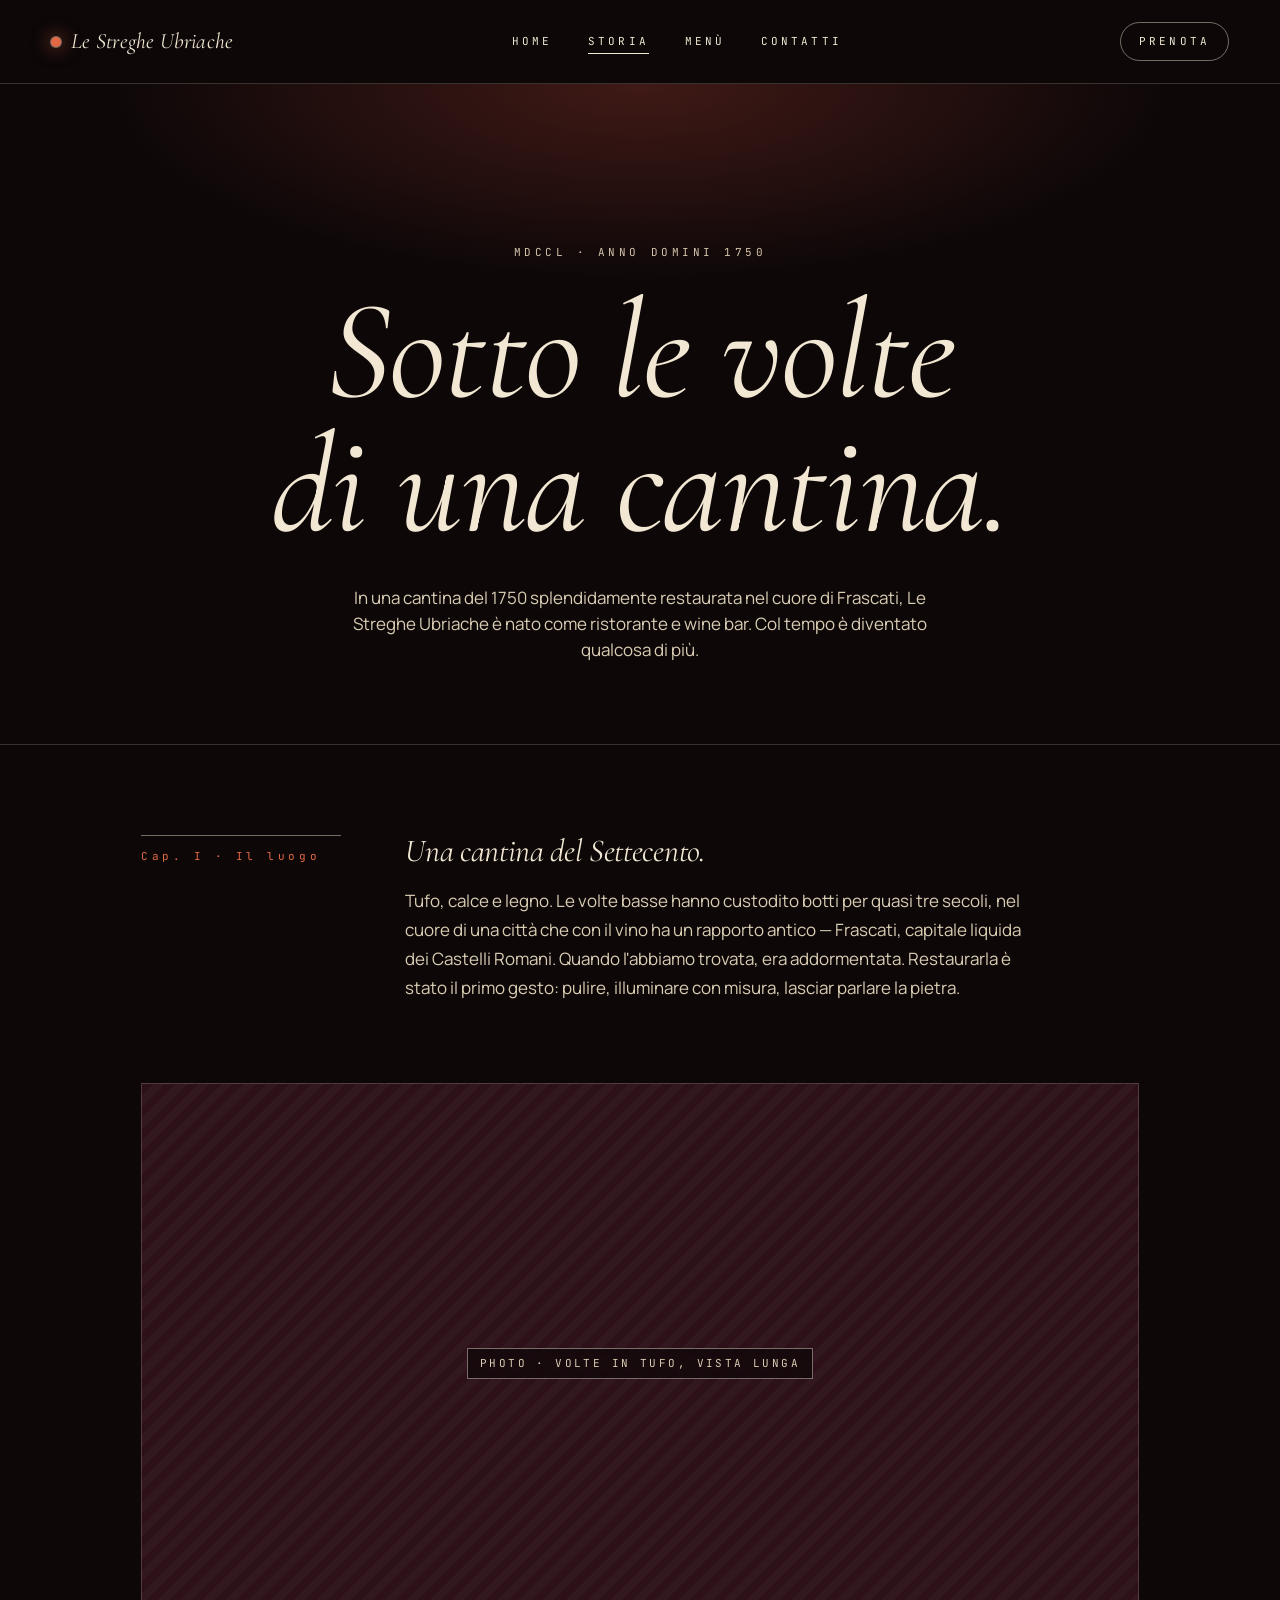
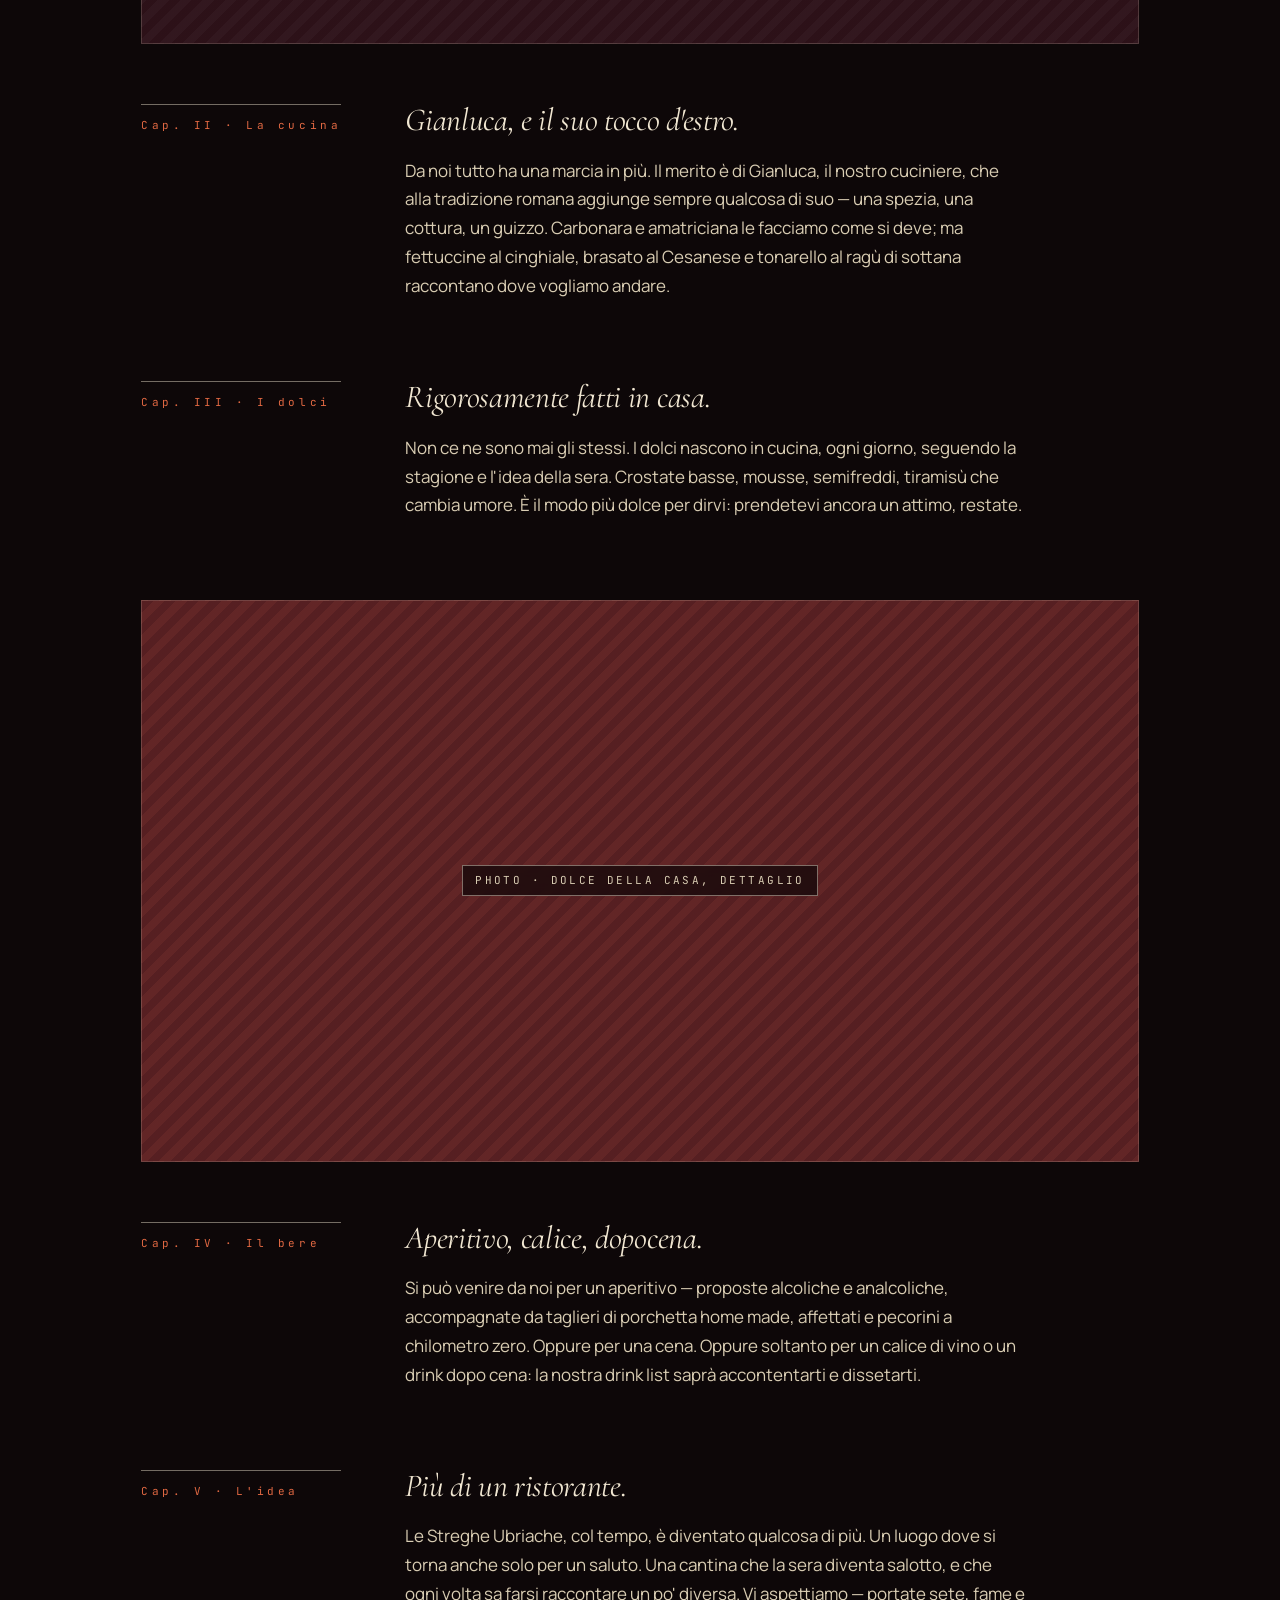
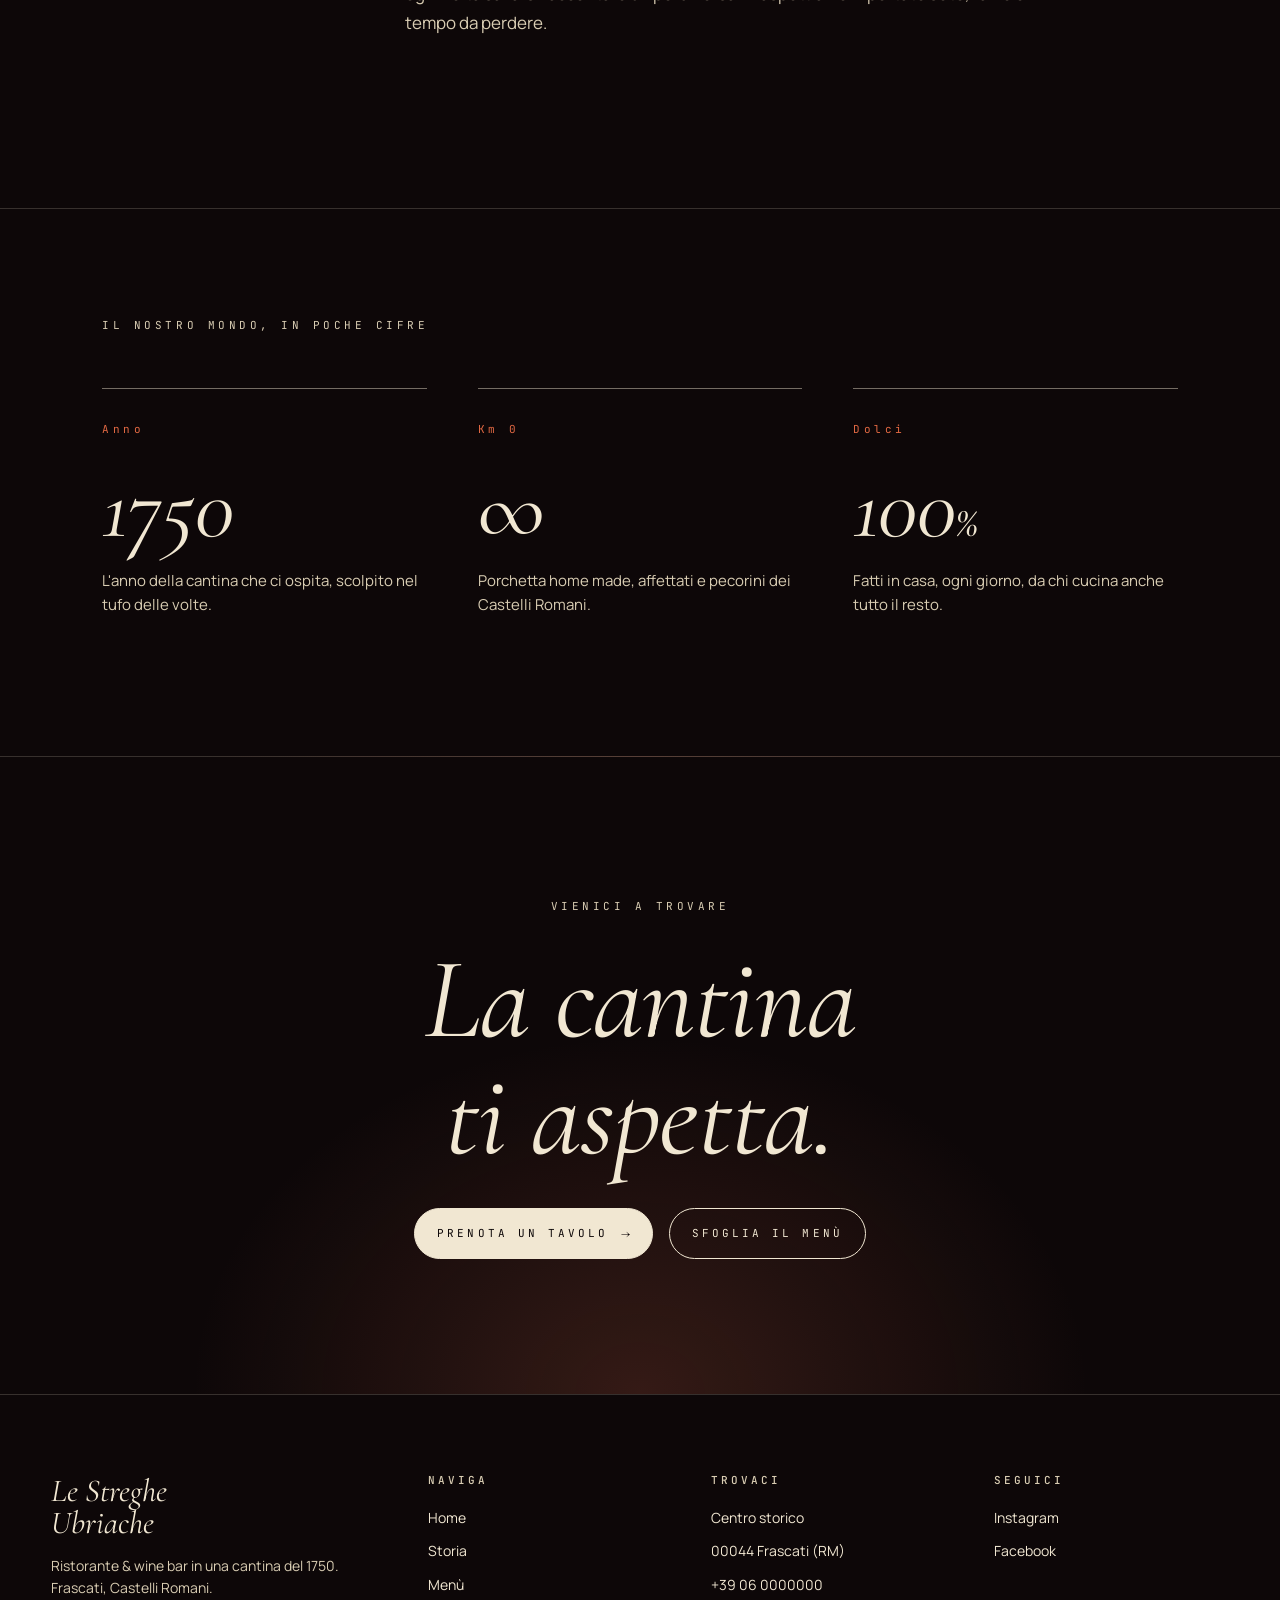
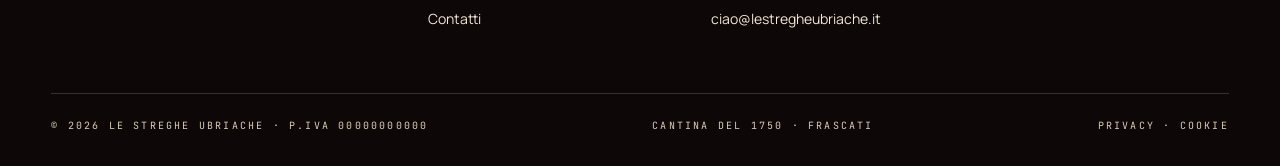
<file: src/imports/storia.html>
<!doctype html>
<html lang="it">
<head>
<meta charset="utf-8" />
<meta name="viewport" content="width=device-width, initial-scale=1" />

<title>La nostra storia · Le Streghe Ubriache · Cantina del 1750 a Frascati</title>
<meta name="description" content="La storia di Le Streghe Ubriache: una cantina del 1750 nel cuore di Frascati, restaurata e diventata ristorante e wine bar. Il luogo, le persone, la nostra idea di ospitalità." />
<meta name="keywords" content="storia Le Streghe Ubriache, cantina 1750 Frascati, ristorante storico Frascati, wine bar Frascati storia, Castelli Romani" />
<meta name="robots" content="index, follow, max-image-preview:large" />
<meta name="theme-color" content="#0d0708" />
<link rel="canonical" href="https://www.lestregheubriache.it/storia.html" />

<meta property="og:type" content="article" />
<meta property="og:locale" content="it_IT" />
<meta property="og:site_name" content="Le Streghe Ubriache" />
<meta property="og:title" content="La nostra storia · Le Streghe Ubriache" />
<meta property="og:description" content="Una cantina del 1750 a Frascati, restaurata e diventata qualcosa di più di un ristorante." />
<meta property="og:url" content="https://www.lestregheubriache.it/storia.html" />
<meta property="og:image" content="https://www.lestregheubriache.it/og-storia.jpg" />
<meta name="twitter:card" content="summary_large_image" />

<link rel="preconnect" href="https://fonts.googleapis.com" />
<link rel="preconnect" href="https://fonts.gstatic.com" crossorigin />
<link href="https://fonts.googleapis.com/css2?family=Cormorant+Garamond:ital,wght@0,300;0,400;0,500;1,300;1,400;1,500&family=Manrope:wght@300;400;500;600&family=JetBrains+Mono:wght@400;500&display=swap" rel="stylesheet" />
<link rel="icon" href="data:image/svg+xml;utf8,<svg xmlns='http://www.w3.org/2000/svg' viewBox='0 0 32 32'><rect width='32' height='32' fill='%230d0708'/><circle cx='16' cy='16' r='6' fill='%23e0763d'/></svg>" />
<link rel="stylesheet" href="style.css" />
</head>
<body>

<header class="nav solid" data-screen-label="03 Storia — Nav">
  <a href="index.html" class="brand"><span class="mark"></span><span>Le Streghe Ubriache</span></a>
  <nav><ul>
    <li><a href="index.html">Home</a></li>
    <li><a href="storia.html" aria-current="page">Storia</a></li>
    <li><a href="menu.html">Menù</a></li>
    <li><a href="contatti.html">Contatti</a></li>
  </ul></nav>
  <a href="contatti.html#prenota" class="cta">Prenota</a>
</header>

<section class="page-hero" data-screen-label="03 Storia — Hero">
  <span class="eyebrow">MDCCL · Anno Domini 1750</span>
  <h1>Sotto le volte<br/>di una cantina.</h1>
  <p>
    In una cantina del 1750 splendidamente restaurata nel cuore di Frascati,
    Le Streghe Ubriache è nato come ristorante e wine bar. Col tempo è diventato qualcosa di più.
  </p>
</section>

<section class="long-form" data-screen-label="03 Storia — Capitoli">

  <div class="col reveal">
    <div class="num">Cap. I · Il luogo</div>
    <div>
      <h3>Una cantina del Settecento.</h3>
      <p>
        Tufo, calce e legno. Le volte basse hanno custodito botti per quasi tre secoli,
        nel cuore di una città che con il vino ha un rapporto antico — Frascati,
        capitale liquida dei Castelli Romani. Quando l'abbiamo trovata, era addormentata.
        Restaurarla è stato il primo gesto: pulire, illuminare con misura, lasciar parlare la pietra.
      </p>
    </div>
  </div>

  <div class="ph full-img reveal">
    <span class="ph-label">photo · volte in tufo, vista lunga</span>
  </div>

  <div class="col reveal">
    <div class="num">Cap. II · La cucina</div>
    <div>
      <h3>Gianluca, e il suo tocco d'estro.</h3>
      <p>
        Da noi tutto ha una marcia in più. Il merito è di Gianluca,
        il nostro cuciniere, che alla tradizione romana aggiunge sempre
        qualcosa di suo — una spezia, una cottura, un guizzo. Carbonara
        e amatriciana le facciamo come si deve; ma fettuccine al cinghiale,
        brasato al Cesanese e tonarello al ragù di sottana raccontano dove vogliamo andare.
      </p>
    </div>
  </div>

  <div class="col reveal">
    <div class="num">Cap. III · I dolci</div>
    <div>
      <h3>Rigorosamente fatti in casa.</h3>
      <p>
        Non ce ne sono mai gli stessi. I dolci nascono in cucina, ogni giorno,
        seguendo la stagione e l'idea della sera. Crostate basse, mousse,
        semifreddi, tiramisù che cambia umore. È il modo più dolce per dirvi:
        prendetevi ancora un attimo, restate.
      </p>
    </div>
  </div>

  <div class="ph full-img reveal ember">
    <span class="ph-label">photo · dolce della casa, dettaglio</span>
  </div>

  <div class="col reveal">
    <div class="num">Cap. IV · Il bere</div>
    <div>
      <h3>Aperitivo, calice, dopocena.</h3>
      <p>
        Si può venire da noi per un aperitivo — proposte alcoliche e analcoliche,
        accompagnate da taglieri di porchetta home made, affettati e pecorini a chilometro zero.
        Oppure per una cena. Oppure soltanto per un calice di vino o un drink dopo cena:
        la nostra drink list saprà accontentarti e dissetarti.
      </p>
    </div>
  </div>

  <div class="col reveal">
    <div class="num">Cap. V · L'idea</div>
    <div>
      <h3>Più di un ristorante.</h3>
      <p>
        Le Streghe Ubriache, col tempo, è diventato qualcosa di più. Un luogo dove
        si torna anche solo per un saluto. Una cantina che la sera diventa salotto,
        e che ogni volta sa farsi raccontare un po' diversa. Vi aspettiamo —
        portate sete, fame e tempo da perdere.
      </p>
    </div>
  </div>

</section>

<!-- Numbered values strip -->
<section class="pillars" data-screen-label="03 Storia — Numeri">
  <div class="wrap">
    <div class="section-head">
      <span class="eyebrow">Il nostro mondo, in poche cifre</span>
    </div>
    <div class="pillars-grid">
      <div class="pillar reveal">
        <div class="num">Anno</div>
        <h3 style="font-size:clamp(56px,7vw,96px);">1750</h3>
        <p>L'anno della cantina che ci ospita, scolpito nel tufo delle volte.</p>
      </div>
      <div class="pillar reveal">
        <div class="num">Km 0</div>
        <h3 style="font-size:clamp(56px,7vw,96px);">∞</h3>
        <p>Porchetta home made, affettati e pecorini dei Castelli Romani.</p>
      </div>
      <div class="pillar reveal">
        <div class="num">Dolci</div>
        <h3 style="font-size:clamp(56px,7vw,96px);">100<span style="font-size:.5em">%</span></h3>
        <p>Fatti in casa, ogni giorno, da chi cucina anche tutto il resto.</p>
      </div>
    </div>
  </div>
</section>

<section class="cta-strip" data-screen-label="03 Storia — CTA">
  <span class="eyebrow">Vienici a trovare</span>
  <h2 style="margin-top:24px;">La cantina<br/><span class="serif-i">ti aspetta.</span></h2>
  <div style="display:flex; gap:16px; justify-content:center; flex-wrap:wrap; margin-top:32px;">
    <a href="contatti.html#prenota" class="btn solid">Prenota un tavolo <span class="arrow">→</span></a>
    <a href="menu.html" class="btn">Sfoglia il menù</a>
  </div>
</section>

<footer class="footer">
  <div class="footer-grid">
    <div class="brand-block">
      <div class="logo">Le Streghe<br/>Ubriache</div>
      <p>Ristorante &amp; wine bar in una cantina del 1750. Frascati, Castelli Romani.</p>
    </div>
    <div><h4>Naviga</h4><ul><li><a href="index.html">Home</a></li><li><a href="storia.html">Storia</a></li><li><a href="menu.html">Menù</a></li><li><a href="contatti.html">Contatti</a></li></ul></div>
    <div><h4>Trovaci</h4><ul><li>Centro storico</li><li>00044 Frascati (RM)</li><li><a href="tel:+390600000000">+39 06 0000000</a></li><li><a href="mailto:ciao@lestregheubriache.it">ciao@lestregheubriache.it</a></li></ul></div>
    <div><h4>Seguici</h4><ul><li><a href="https://www.instagram.com/lestregheubriache" rel="noopener">Instagram</a></li><li><a href="https://www.facebook.com/lestregheubriache" rel="noopener">Facebook</a></li></ul></div>
  </div>
  <div class="legal">
    <span>© 2026 Le Streghe Ubriache · P.IVA 00000000000</span>
    <span>Cantina del 1750 · Frascati</span>
    <span><a href="#">Privacy</a> · <a href="#">Cookie</a></span>
  </div>
</footer>

<script>
  const io = new IntersectionObserver((entries) => {
    entries.forEach(e => { if(e.isIntersecting){ e.target.classList.add('in'); io.unobserve(e.target); } });
  }, { threshold: 0.12 });
  document.querySelectorAll('.reveal').forEach(el => io.observe(el));
</script>

</body>
</html>
</file>
<file: src/imports/style.css>
/* ============================================
   LE STREGHE UBRIACHE — DESIGN SYSTEM
   Frascati · Cantina del 1750
   ============================================ */

:root{
  /* Palette */
  --ink:        #0d0708;            /* deep cellar black */
  --ink-2:      #170c10;            /* aubergine-black */
  --wine:       #3a0d18;            /* old wine */
  --wine-deep:  #240811;
  --cream:      #f1e7d2;            /* parchment */
  --cream-mute: #d9cdb3;
  --ember:      oklch(0.66 0.16 38);    /* warm ember accent */
  --moss:       oklch(0.55 0.06 130);   /* muted herb */
  --rule:       rgba(241,231,210,.18);
  --rule-strong:rgba(241,231,210,.45);

  /* Type */
  --serif:  'Cormorant Garamond', 'Cormorant', Georgia, serif;
  --sans:   'Manrope', system-ui, -apple-system, sans-serif;
  --mono:   'JetBrains Mono', ui-monospace, monospace;

  /* Layout */
  --gutter: clamp(20px, 4vw, 56px);
  --maxw:   1320px;
}

*{ box-sizing:border-box; margin:0; padding:0; }
html{ scroll-behavior:smooth; -webkit-font-smoothing:antialiased; }
body{
  background:var(--ink);
  color:var(--cream);
  font-family:var(--sans);
  font-size:16px;
  line-height:1.55;
  font-weight:400;
  overflow-x:hidden;
}

img, svg{ display:block; max-width:100%; }
a{ color:inherit; text-decoration:none; }
button{ font:inherit; color:inherit; background:none; border:0; cursor:pointer; }

/* --- Typography utilities --- */
.serif{ font-family:var(--serif); font-weight:400; }
.serif-i{ font-family:var(--serif); font-style:italic; font-weight:400; }
.mono{ font-family:var(--mono); font-size:11px; letter-spacing:.14em; text-transform:uppercase; }
.eyebrow{
  font-family:var(--mono);
  font-size:11px;
  letter-spacing:.32em;
  text-transform:uppercase;
  color:var(--cream-mute);
}

h1,h2,h3,h4{ font-family:var(--serif); font-weight:400; line-height:1.02; letter-spacing:-0.01em; }
h1{ font-size:clamp(56px, 11vw, 168px); }
h2{ font-size:clamp(40px, 6.5vw, 96px); }
h3{ font-size:clamp(28px, 3.4vw, 48px); }

p{ text-wrap:pretty; max-width:62ch; }

/* --- Layout primitives --- */
.wrap{ max-width:var(--maxw); margin:0 auto; padding:0 var(--gutter); }
.divider{ height:1px; background:var(--rule); width:100%; }

/* ============================================
   NAV
   ============================================ */
.nav{
  position:fixed; inset:0 0 auto 0; z-index:50;
  display:flex; align-items:center; justify-content:space-between;
  padding: 22px var(--gutter);
  mix-blend-mode:difference;
  color:var(--cream);
}
.nav.solid{
  position:sticky; mix-blend-mode:normal;
  background:var(--ink); border-bottom:1px solid var(--rule);
}
.nav .brand{
  font-family:var(--serif); font-style:italic; font-size:22px;
  letter-spacing:.01em;
  display:flex; align-items:center; gap:10px;
}
.nav .brand .mark{
  display:inline-block; width:10px; height:10px; border-radius:50%;
  background:var(--ember);
  box-shadow: 0 0 0 1px rgba(241,231,210,.4), 0 0 18px 2px oklch(0.66 0.16 38 / .55);
}
.nav ul{
  list-style:none; display:flex; gap:36px;
  font-family:var(--mono); font-size:11px;
  letter-spacing:.28em; text-transform:uppercase;
}
.nav ul a{ position:relative; padding:6px 0; }
.nav ul a[aria-current="page"]::after,
.nav ul a:hover::after{
  content:""; position:absolute; left:0; right:0; bottom:0;
  height:1px; background:var(--cream);
}
.nav .cta{
  border:1px solid var(--rule-strong);
  padding:10px 18px; border-radius:999px;
  font-family:var(--mono); font-size:11px;
  letter-spacing:.28em; text-transform:uppercase;
  transition:.25s ease;
}
.nav .cta:hover{ background:var(--cream); color:var(--ink); border-color:var(--cream); }

.nav-toggle{ display:none; }

@media (max-width: 860px){
  .nav ul{ display:none; }
  .nav .cta{ padding:8px 14px; }
}

/* ============================================
   BUTTONS
   ============================================ */
.btn{
  display:inline-flex; align-items:center; gap:12px;
  padding:14px 22px; border-radius:999px;
  font-family:var(--mono); font-size:11px;
  letter-spacing:.28em; text-transform:uppercase;
  border:1px solid var(--cream);
  transition: .3s cubic-bezier(.2,.7,.2,1);
}
.btn:hover{ background:var(--cream); color:var(--ink); }
.btn.solid{ background:var(--cream); color:var(--ink); }
.btn.solid:hover{ background:var(--ember); color:var(--ink); border-color:var(--ember); }
.btn .arrow{ font-family:var(--serif); font-style:italic; font-size:14px; letter-spacing:0; text-transform:none; }

/* ============================================
   HERO
   ============================================ */
.hero{
  position:relative; min-height:100vh;
  display:flex; flex-direction:column; justify-content:flex-end;
  padding: 120px var(--gutter) 56px;
  isolation:isolate; overflow:hidden;
}
.hero::before{
  content:""; position:absolute; inset:0; z-index:-2;
  background:
    radial-gradient(ellipse 80% 60% at 50% 100%, rgba(58,13,24,.65), transparent 60%),
    radial-gradient(ellipse 60% 40% at 90% 10%, oklch(0.45 0.12 30 / .35), transparent 60%),
    var(--ink-2);
}
.hero::after{
  content:""; position:absolute; inset:0; z-index:-1;
  background-image:
    repeating-linear-gradient(0deg, rgba(255,255,255,.018) 0 1px, transparent 1px 4px);
  pointer-events:none;
}

.hero-title{
  font-family:var(--serif);
  font-size:clamp(70px, 14vw, 220px);
  line-height:.86;
  letter-spacing:-0.02em;
  max-width: 14ch;
}
.hero-title .it{ font-style:italic; color:var(--cream); }
.hero-title .stroke{
  -webkit-text-stroke: 1px var(--cream);
  color:transparent;
}

.hero-meta{
  display:flex; justify-content:space-between; align-items:flex-end;
  gap:40px; margin-top:48px; flex-wrap:wrap;
}
.hero-meta .lede{
  max-width:42ch; font-size:17px; color:var(--cream-mute); line-height:1.55;
}
.hero-corner{
  position:absolute; top:120px; right:var(--gutter);
  display:flex; flex-direction:column; gap:6px; align-items:flex-end;
  font-family:var(--mono); font-size:11px; letter-spacing:.22em; text-transform:uppercase;
  color:var(--cream-mute);
}
.hero-corner .yr{ font-family:var(--serif); font-style:italic; font-size:64px; letter-spacing:0; text-transform:none; color:var(--cream); line-height:1; }

@media (max-width: 860px){
  .hero-corner{ position:static; align-items:flex-start; margin-bottom:24px; }
  .hero{ justify-content:flex-end; }
}

/* ============================================
   IMAGE PLACEHOLDERS
   ============================================ */
.ph{
  position:relative; overflow:hidden;
  background:
    repeating-linear-gradient(135deg,
      rgba(241,231,210,.04) 0 8px,
      rgba(241,231,210,.07) 8px 16px),
    var(--wine-deep);
  border:1px solid var(--rule);
  color:var(--cream-mute);
  display:flex; align-items:center; justify-content:center;
}
.ph .ph-label{
  font-family:var(--mono); font-size:11px;
  letter-spacing:.22em; text-transform:uppercase;
  padding:6px 12px;
  border:1px solid var(--rule-strong);
  background:rgba(13,7,8,.7);
  backdrop-filter: blur(6px);
}
.ph.ember{
  background:
    repeating-linear-gradient(135deg,
      oklch(0.55 0.12 35 / .25) 0 8px,
      oklch(0.55 0.12 35 / .35) 8px 16px),
    var(--wine);
}

/* ============================================
   SECTION: STORY teaser
   ============================================ */
.story{
  padding: clamp(80px, 12vh, 160px) var(--gutter);
  position:relative;
  border-top:1px solid var(--rule);
}
.story-grid{
  display:grid; grid-template-columns: 1fr 1.1fr;
  gap: clamp(40px, 7vw, 120px); align-items:center;
  max-width:var(--maxw); margin:0 auto;
}
.story-grid .ph{ aspect-ratio: 4/5; }
.story-text h2{ font-style:italic; }
.story-text h2 .drop{ display:inline-block; font-size:1.2em; margin-right:4px; }
.story-text p{ margin-top:28px; font-size:18px; line-height:1.65; color:var(--cream-mute); }
.story-text .signature{
  margin-top:36px; display:flex; align-items:center; gap:16px;
  font-family:var(--mono); font-size:11px; letter-spacing:.28em; text-transform:uppercase;
  color:var(--cream-mute);
}
.story-text .signature::before{ content:""; width:40px; height:1px; background:var(--cream-mute); }

@media (max-width: 860px){
  .story-grid{ grid-template-columns:1fr; }
}

/* ============================================
   MENU PREVIEW
   ============================================ */
.menu-preview{
  background: var(--wine-deep);
  padding: clamp(80px, 12vh, 160px) var(--gutter);
  border-top:1px solid var(--rule);
  position:relative; overflow:hidden;
}
.menu-preview::before{
  content:""; position:absolute; inset:0;
  background: radial-gradient(ellipse 60% 50% at 20% 30%, oklch(0.55 0.12 35 / .25), transparent 65%);
  pointer-events:none;
}
.section-head{
  display:flex; justify-content:space-between; align-items:flex-end;
  gap:40px; margin-bottom: clamp(40px, 6vh, 80px); flex-wrap:wrap;
}
.section-head h2{ font-style:italic; max-width:14ch; }
.section-head .meta{ max-width:32ch; color:var(--cream-mute); font-size:15px; }

.dish-list{
  display:grid; grid-template-columns: repeat(2, 1fr);
  gap: 36px 80px;
}
.dish{
  display:flex; justify-content:space-between; align-items:baseline;
  gap:16px; padding-bottom:24px;
  border-bottom:1px dashed var(--rule);
}
.dish .name{ font-family:var(--serif); font-size:24px; line-height:1.2; }
.dish .name .desc{ display:block; font-family:var(--sans); font-size:13px; color:var(--cream-mute); margin-top:4px; line-height:1.5; }
.dish .price{ font-family:var(--mono); font-size:13px; letter-spacing:.05em; color:var(--ember); white-space:nowrap; }

@media (max-width: 860px){
  .dish-list{ grid-template-columns:1fr; gap:24px; }
  .dish .name{ font-size:20px; }
}

/* ============================================
   FULL MENU PAGE
   ============================================ */
.menu-page{
  padding: 140px var(--gutter) 80px;
  min-height: 60vh;
}
.menu-page .menu-hero{
  text-align:center; padding: 40px 0 80px;
  border-bottom:1px solid var(--rule);
  margin-bottom: 80px;
}
.menu-page .menu-hero h1{
  font-size:clamp(64px, 10vw, 140px); font-style:italic; line-height:.95;
}
.menu-page .menu-hero .eyebrow{ display:block; margin-bottom:24px; }
.menu-page .menu-hero p{ margin: 30px auto 0; color:var(--cream-mute); font-size:17px; }

.menu-section{ margin-bottom: clamp(60px, 9vh, 120px); }
.menu-section-head{
  display:flex; align-items:baseline; gap:32px;
  margin-bottom:48px;
}
.menu-section-head h2{
  font-style:italic; font-size:clamp(40px,5.5vw,72px); white-space:nowrap;
}
.menu-section-head .line{ flex:1; height:1px; background:var(--rule-strong); }
.menu-section-head .num{
  font-family:var(--mono); font-size:11px; letter-spacing:.32em;
  color:var(--cream-mute);
}

.menu-grid{
  display:grid; grid-template-columns: repeat(2, 1fr);
  gap: 36px 90px;
}
@media (max-width: 860px){
  .menu-grid{ grid-template-columns:1fr; }
  .menu-section-head{ flex-wrap:wrap; gap:16px; }
}

.combo{
  margin-top: 80px;
  border:1px solid var(--rule-strong);
  border-radius: 4px;
  padding: clamp(32px, 5vw, 56px);
  background: linear-gradient(180deg, transparent, oklch(0.55 0.12 35 / .08));
}
.combo h3{ font-style:italic; font-size:clamp(32px,4vw,48px); }
.combo .combo-list{
  display:grid; grid-template-columns: repeat(3, 1fr);
  gap: 24px; margin-top:32px;
}
.combo .combo-item{
  padding: 24px 0; border-top:1px dashed var(--rule);
}
.combo .combo-item .name{ font-family:var(--serif); font-size:22px; }
.combo .combo-item .price{
  display:block; margin-top:8px;
  font-family:var(--mono); font-size:13px; color:var(--ember); letter-spacing:.05em;
}
@media (max-width: 860px){
  .combo .combo-list{ grid-template-columns:1fr; }
}

/* ============================================
   PILLARS / RHYTHM SECTION
   ============================================ */
.pillars{
  padding: clamp(80px, 12vh, 160px) var(--gutter);
  border-top:1px solid var(--rule);
}
.pillars-grid{
  display:grid; grid-template-columns: repeat(3, 1fr);
  gap: clamp(24px, 4vw, 64px);
}
.pillar{
  padding: 32px 0;
  border-top:1px solid var(--rule-strong);
}
.pillar .num{
  font-family:var(--mono); font-size:11px; letter-spacing:.32em;
  color:var(--ember); margin-bottom:24px;
}
.pillar h3{ font-style:italic; font-size:clamp(28px,3vw,40px); }
.pillar p{ margin-top:16px; color:var(--cream-mute); font-size:15px; }

@media (max-width: 860px){
  .pillars-grid{ grid-template-columns:1fr; }
}

/* ============================================
   HOURS / INFO STRIP
   ============================================ */
.info-strip{
  display:grid; grid-template-columns: repeat(4, 1fr);
  border-top:1px solid var(--rule); border-bottom:1px solid var(--rule);
}
.info-strip > div{
  padding: 36px var(--gutter);
  border-right:1px solid var(--rule);
}
.info-strip > div:last-child{ border-right:0; }
.info-strip .eyebrow{ margin-bottom:14px; display:block; }
.info-strip .val{ font-family:var(--serif); font-style:italic; font-size:24px; line-height:1.2; }
@media (max-width: 860px){
  .info-strip{ grid-template-columns: repeat(2, 1fr); }
  .info-strip > div:nth-child(2){ border-right:0; }
}

/* ============================================
   MARQUEE
   ============================================ */
.marquee{
  overflow:hidden; padding: 28px 0;
  border-top:1px solid var(--rule); border-bottom:1px solid var(--rule);
  background: var(--ink-2);
}
.marquee .track{
  display:flex; gap:60px;
  white-space:nowrap;
  animation: scroll 38s linear infinite;
  font-family:var(--serif); font-style:italic;
  font-size:clamp(48px, 7vw, 96px);
  color:var(--cream);
}
.marquee .track span{ display:inline-flex; align-items:center; gap:60px; }
.marquee .track .dot{ width:10px; height:10px; border-radius:50%; background:var(--ember); display:inline-block; }
@keyframes scroll{
  from{ transform: translateX(0); }
  to  { transform: translateX(-50%); }
}

/* ============================================
   CTA STRIP
   ============================================ */
.cta-strip{
  padding: clamp(80px,15vh, 180px) var(--gutter);
  text-align:center;
  border-top:1px solid var(--rule);
  background:
    radial-gradient(ellipse 50% 80% at 50% 100%, oklch(0.55 0.12 35 / .25), transparent 70%),
    var(--ink);
}
.cta-strip h2{ font-style:italic; font-size:clamp(56px, 9vw, 144px); }
.cta-strip p{ margin: 28px auto 36px; color:var(--cream-mute); }

/* ============================================
   FOOTER
   ============================================ */
.footer{
  padding: 80px var(--gutter) 32px;
  background: var(--ink);
  border-top:1px solid var(--rule);
}
.footer-grid{
  display:grid; grid-template-columns: 1.4fr 1fr 1fr 1fr;
  gap: 48px;
  max-width:var(--maxw); margin:0 auto;
}
.footer h4{
  font-family:var(--mono); font-size:11px; letter-spacing:.28em;
  text-transform:uppercase; color:var(--cream-mute); margin-bottom:20px; font-weight:500;
}
.footer .brand-block .logo{
  font-family:var(--serif); font-style:italic; font-size:32px; line-height:1; margin-bottom:16px;
}
.footer .brand-block p{ font-size:14px; color:var(--cream-mute); }
.footer ul{ list-style:none; display:flex; flex-direction:column; gap:12px; font-size:14px; }
.footer ul a:hover{ color:var(--ember); }
.footer .legal{
  margin-top:64px; padding-top:24px; border-top:1px solid var(--rule);
  display:flex; justify-content:space-between; gap:24px; flex-wrap:wrap;
  font-family:var(--mono); font-size:10px; letter-spacing:.22em; text-transform:uppercase;
  color:var(--cream-mute);
}
@media (max-width: 860px){
  .footer-grid{ grid-template-columns: 1fr 1fr; }
}

/* ============================================
   FORM (Reservations)
   ============================================ */
.form{
  display:grid; grid-template-columns: repeat(2, 1fr);
  gap: 24px 32px;
  max-width: 760px; margin: 0 auto;
}
.form .full{ grid-column: 1 / -1; }
.field{ display:flex; flex-direction:column; gap:8px; }
.field label{
  font-family:var(--mono); font-size:10px; letter-spacing:.28em;
  text-transform:uppercase; color:var(--cream-mute);
}
.field input, .field select, .field textarea{
  background:transparent; color:var(--cream);
  border:0; border-bottom:1px solid var(--rule-strong);
  padding:12px 0; font-family:var(--serif); font-size:20px;
  outline:none; transition:.25s ease;
}
.field input:focus, .field select:focus, .field textarea:focus{
  border-color:var(--ember);
}
.field textarea{ resize:vertical; min-height:80px; font-size:16px; font-family:var(--sans); }
.field select option{ background:var(--ink); color:var(--cream); }

.form-success{
  text-align:center; padding:60px 20px; max-width:600px; margin:0 auto;
}
.form-success h3{ font-style:italic; }
.form-success .check{
  width:64px; height:64px; border-radius:50%; border:1px solid var(--ember);
  display:flex; align-items:center; justify-content:center; margin:0 auto 24px;
  color:var(--ember); font-size:28px;
}

@media (max-width: 700px){
  .form{ grid-template-columns:1fr; }
}

/* ============================================
   PAGE HERO (sub-pages)
   ============================================ */
.page-hero{
  padding: 160px var(--gutter) 80px;
  text-align:center;
  border-bottom:1px solid var(--rule);
  position:relative; overflow:hidden;
}
.page-hero::before{
  content:""; position:absolute; inset:0;
  background:
    radial-gradient(ellipse 70% 50% at 50% 0%, oklch(0.45 0.12 30 / .4), transparent 60%);
  pointer-events:none;
}
.page-hero .eyebrow{ display:block; margin-bottom:24px; }
.page-hero h1{
  font-style:italic; font-size:clamp(64px,11vw,160px);
  line-height:.95;
}
.page-hero p{ margin: 32px auto 0; color:var(--cream-mute); font-size:17px; max-width:60ch; }

/* ============================================
   STORIA LONG-FORM
   ============================================ */
.long-form{
  padding: clamp(60px,10vh,120px) var(--gutter);
  max-width: 1100px; margin:0 auto;
}
.long-form .col{
  display:grid; grid-template-columns: 200px 1fr;
  gap: 64px; align-items:start;
  margin-bottom: 80px;
}
.long-form .col h3{ font-style:italic; font-size:32px; }
.long-form .col .num{ font-family:var(--mono); font-size:11px; letter-spacing:.32em; color:var(--ember); padding-top:12px; border-top:1px solid var(--rule-strong); }
.long-form .col p{ margin-top:20px; font-size:17px; line-height:1.7; color:var(--cream-mute); }
.long-form .full-img{ aspect-ratio: 16/9; margin: 60px 0; }
@media (max-width: 860px){
  .long-form .col{ grid-template-columns:1fr; gap:24px; }
}

/* ============================================
   CONTATTI
   ============================================ */
.contact-grid{
  display:grid; grid-template-columns: 1fr 1.2fr;
  gap: 80px;
  padding: clamp(60px,10vh,120px) var(--gutter);
  max-width: var(--maxw); margin:0 auto;
}
.contact-info dl{ display:grid; grid-template-columns: 100px 1fr; gap:20px 16px; margin-top:32px; }
.contact-info dt{ font-family:var(--mono); font-size:10px; letter-spacing:.28em; text-transform:uppercase; color:var(--cream-mute); padding-top:6px; }
.contact-info dd{ font-family:var(--serif); font-size:22px; font-style:italic; }
.contact-info dd a:hover{ color:var(--ember); }

.map-block{
  aspect-ratio: 4/5;
  background:
    repeating-linear-gradient(45deg, rgba(241,231,210,.04) 0 12px, rgba(241,231,210,.08) 12px 24px),
    var(--wine-deep);
  border:1px solid var(--rule);
  position:relative;
}
.map-block .pin{
  position:absolute; top:50%; left:50%; transform:translate(-50%, -50%);
  display:flex; flex-direction:column; align-items:center; gap:6px;
}
.map-block .pin .dot{
  width:14px; height:14px; border-radius:50%; background:var(--ember);
  box-shadow: 0 0 0 6px oklch(0.66 0.16 38 / .25), 0 0 0 14px oklch(0.66 0.16 38 / .12);
  animation: pulse 2.4s ease-in-out infinite;
}
@keyframes pulse{ 50%{ box-shadow: 0 0 0 10px oklch(0.66 0.16 38 / .15), 0 0 0 22px oklch(0.66 0.16 38 / .05); } }
.map-block .pin .label{ font-family:var(--mono); font-size:10px; letter-spacing:.28em; text-transform:uppercase; }

@media (max-width: 860px){
  .contact-grid{ grid-template-columns:1fr; }
}

/* ============================================
   REVEAL
   ============================================ */
.reveal{ opacity:0; transform:translateY(24px); transition: .9s cubic-bezier(.2,.7,.2,1); }
.reveal.in{ opacity:1; transform:none; }

/* ============================================
   SCROLLBAR
   ============================================ */
::-webkit-scrollbar{ width:8px; height:8px; }
::-webkit-scrollbar-track{ background:var(--ink); }
::-webkit-scrollbar-thumb{ background:var(--wine); border-radius:8px; }
::-webkit-scrollbar-thumb:hover{ background:var(--ember); }
::selection{ background:var(--ember); color:var(--ink); }
</file>
